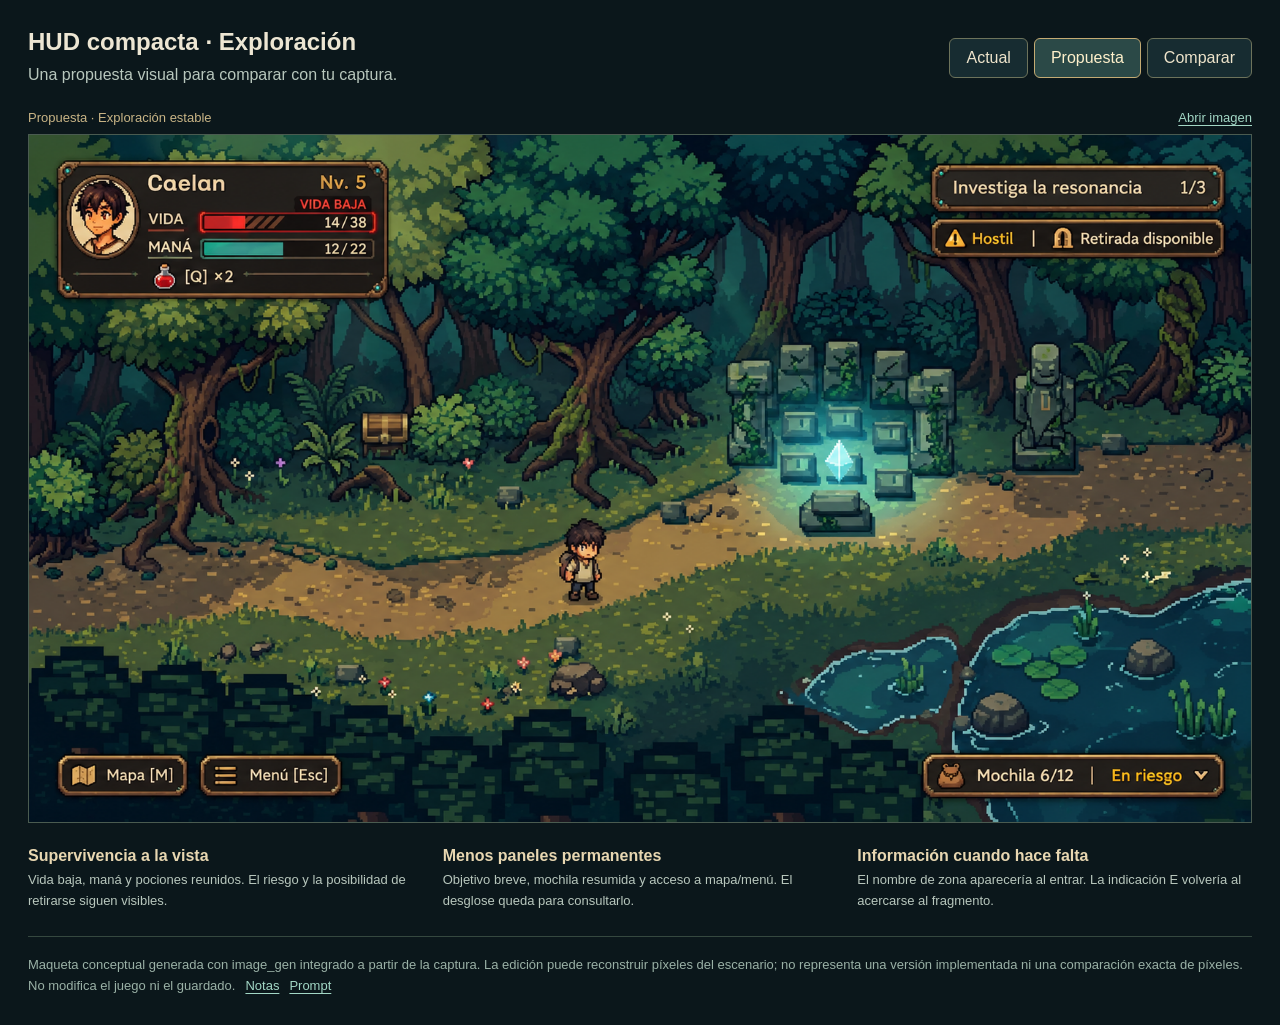
<file: muestras/hud-compacta-2026-11-16/index.html>
<!doctype html>
<html lang="es"><head><meta charset="utf-8"><meta name="viewport" content="width=device-width,initial-scale=1"><title>HUD compacta · Comparación</title>
<link rel="icon" href="data:,">
<style>
:root{color-scheme:dark;font-family:'Segoe UI',sans-serif;background:#0b171b;color:#ede6d3}*{box-sizing:border-box}body{margin:0;padding:28px}main{max-width:1440px;margin:auto}header{display:flex;align-items:center;justify-content:space-between;gap:24px;flex-wrap:wrap;margin-bottom:22px}h1{font-size:24px;font-weight:600;margin:0 0 6px}p{margin:0;color:#b8c7bd;line-height:1.6}.controls{display:flex;gap:6px;flex-wrap:wrap}button{font:inherit;border:1px solid #6d735b;background:#172c31;color:#eee4cb;padding:10px 16px;cursor:pointer;border-radius:6px}button[aria-pressed=true]{background:#2b4947;border-color:#c4ab73;color:#fff1cb}button:focus-visible,a:focus-visible{outline:3px solid #83d9c3;outline-offset:4px}.images{display:grid;grid-template-columns:1fr;gap:20px}figure{margin:0;min-width:0}figcaption{display:flex;justify-content:space-between;gap:14px;font-size:13px;margin-bottom:9px;color:#c9b586}img{width:100%;height:auto;display:block;border:1px solid #4a5b50}a{color:#a2d7c5;text-underline-offset:3px}.images[data-mode=proposal] .original,.images[data-mode=original] .proposal{display:none}.images[data-mode=compare]{grid-template-columns:1fr 1fr}.notes{display:grid;grid-template-columns:repeat(3,1fr);gap:20px;margin-top:24px}.notes strong{display:block;color:#e8d7b1;margin-bottom:5px}.notes p,footer{font-size:13px}footer{margin-top:24px;padding-top:18px;border-top:1px solid #35483f;color:#9ab1a6;line-height:1.6}footer a{margin-left:10px}@media(max-width:800px){body{padding:16px}.images[data-mode=compare],.notes{grid-template-columns:1fr}.controls{width:100%}h1{font-size:21px}}
</style></head><body><main>
<header><div><h1>HUD compacta · Exploración</h1><p>Una propuesta visual para comparar con tu captura.</p></div><div class="controls" role="group" aria-label="Vista de la comparación"><button data-mode="original" aria-pressed="false">Actual</button><button data-mode="proposal" aria-pressed="true">Propuesta</button><button data-mode="compare" aria-pressed="false">Comparar</button></div></header>
<section class="images" data-mode="proposal" aria-label="Capturas de HUD"><figure class="original"><figcaption><span>Tu captura original</span><a href="original.png">Abrir imagen</a></figcaption><a href="original.png" aria-label="Abrir captura original"><img src="original.png" alt="HUD original con avisos de zona, direcciones, pociones y mochila detallada."></a></figure><figure class="proposal"><figcaption><span>Propuesta · Exploración estable</span><a href="propuesta.png">Abrir imagen</a></figcaption><a href="propuesta.png" aria-label="Abrir propuesta compacta"><img src="propuesta.png" alt="HUD compacta con salud, maná y pociones agrupados; objetivo breve, hostilidad, retirada y mochila resumidos."></a></figure></section>
<section class="notes" aria-label="Qué cambia"><div><strong>Supervivencia a la vista</strong><p>Vida baja, maná y pociones reunidos. El riesgo y la posibilidad de retirarse siguen visibles.</p></div><div><strong>Menos paneles permanentes</strong><p>Objetivo breve, mochila resumida y acceso a mapa/menú. El desglose queda para consultarlo.</p></div><div><strong>Información cuando hace falta</strong><p>El nombre de zona aparecería al entrar. La indicación E volvería al acercarse al fragmento.</p></div></section>
<footer>Maqueta conceptual generada con image_gen integrado a partir de la captura. La edición puede reconstruir píxeles del escenario; no representa una versión implementada ni una comparación exacta de píxeles. No modifica el juego ni el guardado.<a href="LEEME.md">Notas</a><a href="PROMPT.txt">Prompt</a></footer>
</main><script>document.querySelectorAll('button[data-mode]').forEach(b=>b.addEventListener('click',()=>{document.querySelector('.images').dataset.mode=b.dataset.mode;document.querySelectorAll('button[data-mode]').forEach(other=>other.setAttribute('aria-pressed',String(other===b)));}));</script></body></html>
</file>
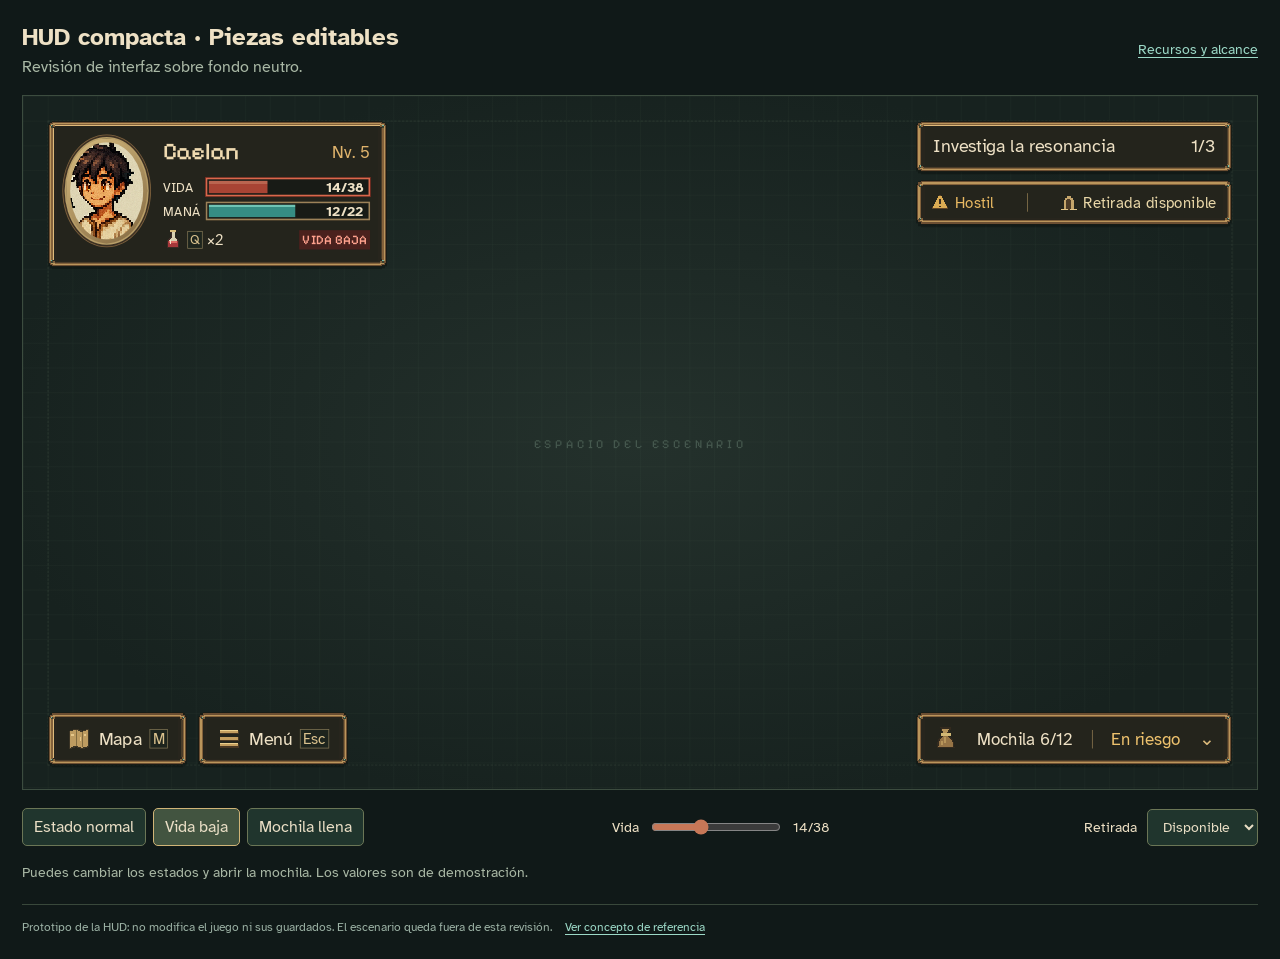
<file: muestras/hud-compacta-editable/index.html>
<!doctype html>
<html lang="es"><head><meta charset="utf-8"><meta name="viewport" content="width=device-width,initial-scale=1"><title>HUD compacta · Piezas editables</title><link rel="icon" href="data:,"><link rel="stylesheet" href="hud.css"></head><body>
<main><header class="review-heading"><div><h1>HUD compacta · Piezas editables</h1><p>Revisión de interfaz sobre fondo neutro.</p></div><a href="LEEME.md">Recursos y alcance</a></header>
<section class="viewport" aria-label="Vista de la HUD"><div class="hud" id="hud">
  <div class="safe-space" aria-hidden="true"><span>ESPACIO DEL ESCENARIO</span></div>
  <section class="hero panel" aria-label="Estado de Caelan">
    <div class="portrait"><div role="img" aria-label="Retrato original de Caelan"></div></div>
    <div class="hero-data"><div class="identity"><strong>Caelan</strong><span>Nv. 5</span></div>
    <div class="meter-row"><span>VIDA</span><div class="track health" role="meter" aria-label="Vida" aria-valuemin="0" aria-valuemax="38" aria-valuenow="14"><i id="health-fill"></i><b id="health-value">14/38</b></div></div>
    <div class="meter-row"><span>MANÁ</span><div class="track mana" role="meter" aria-label="Maná" aria-valuemin="0" aria-valuemax="22" aria-valuenow="12"><i id="mana-fill"></i><b id="mana-value">12/22</b></div></div>
    <div class="hero-footer"><button class="potion" id="potion" aria-label="Seleccionar poción de ejemplo"><img src="assets/potion.svg" alt=""><kbd>Q</kbd> ×2</button><span class="low-health" id="low-health">VIDA BAJA</span></div></div>
  </section>
  <section class="objective panel" aria-label="Objetivo seguido"><span>Investiga la resonancia</span><b>1/3</b></section>
  <section class="zone-state panel" aria-label="Estado de zona y retirada"><span class="hostile"><img src="assets/warning.svg" alt="">Hostil</span><i></i><span class="retreat" id="retreat"><img src="assets/door.svg" alt=""><span>Retirada disponible</span></span></section>
  <nav class="navigation" aria-label="Accesos principales"><button class="panel" id="map"><img src="assets/map.svg" alt="">Mapa <kbd>M</kbd></button><button class="panel" id="menu"><img src="assets/menu.svg" alt="">Menú <kbd>Esc</kbd></button></nav>
  <button class="bag panel" id="bag" aria-expanded="false" aria-controls="bag-details"><img src="assets/bag.svg" alt=""><span>Mochila <b id="bag-value">6/12</b></span><i></i><span class="risk" id="risk">En riesgo</span><span class="chevron" aria-hidden="true">⌄</span></button>
  <section class="bag-details panel" id="bag-details" aria-label="Detalle de mochila" hidden><h2>Materiales transportados</h2><p>Madera · Mineral · Cristal</p><p class="loss">Se pierden si caes.</p></section>
</div></section>
<section class="inspector" aria-label="Controles de la muestra"><div class="presets" role="group" aria-label="Estados de prueba"><button data-preset="normal" aria-pressed="false">Estado normal</button><button data-preset="low" aria-pressed="true">Vida baja</button><button data-preset="full" aria-pressed="false">Mochila llena</button></div><label class="health-control">Vida <input id="health-control" type="range" min="0" max="38" value="14"><output id="health-output">14/38</output></label><label class="retreat-control">Retirada <select id="retreat-control"><option value="available">Disponible</option><option value="blocked">Bloqueada</option></select></label></section>
<p class="demo-message" id="demo-message" role="status">Puedes cambiar los estados y abrir la mochila. Los valores son de demostración.</p>
<footer>Prototipo de la HUD: no modifica el juego ni sus guardados. El escenario queda fuera de esta revisión. <a href="referencia.png">Ver concepto de referencia</a></footer>
</main><script src="hud.js"></script></body></html>
</file>
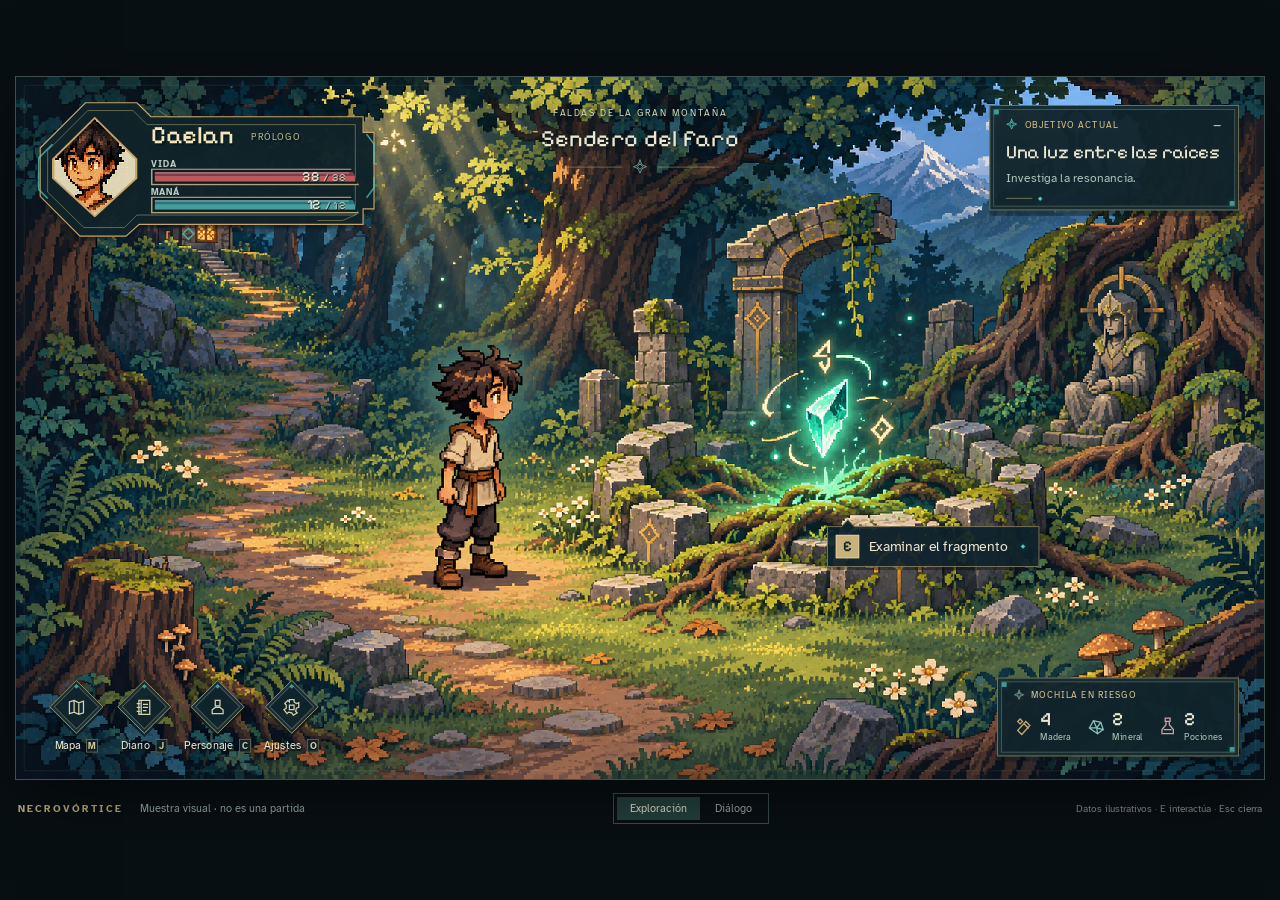
<file: muestras/necrovortice-v1/index.html>
<!doctype html>
<html lang="es">
<head>
  <meta charset="utf-8">
  <meta name="viewport" content="width=device-width,initial-scale=1">
  <title>Caelan · Muestra del Necrovórtice</title>
  <link rel="icon" href="assets/core.svg" type="image/svg+xml">
  <link rel="stylesheet" href="style.css">
</head>
<body>
<svg class="icon-library" aria-hidden="true" xmlns="http://www.w3.org/2000/svg">
  <symbol id="i-map" viewBox="0 0 24 24"><path d="M3 5 9 3l6 3 6-2v15l-6 2-6-3-6 2V5ZM9 3v15m6-12v15"/></symbol>
  <symbol id="i-journal" viewBox="0 0 24 24"><path d="M5 3h14v18H5V3ZM8 3v18m3-13h5m-5 4h5m-5 4h3M3 7h3m-3 5h3m-3 5h3"/></symbol>
  <symbol id="i-person" viewBox="0 0 24 24"><path d="M9 3h6v7H9V3Zm-4 17v-5l4-3h6l4 3v5H5Z"/></symbol>
  <symbol id="i-settings" viewBox="0 0 24 24"><path d="m9 2 6 0v3l3 2 3-1v6l-3 1-1 4 2 2-5 3-2-3-4-1-2 2-4-5 3-2V9L3 7l4-4 2 2V2Z"/><path d="M9 9h6v6H9Z"/></symbol>
  <symbol id="i-wood" viewBox="0 0 24 24"><path d="m5 17 10-11 5 5L10 22l-5-5ZM5 17l5 5m3-13 5 5M5 6l3-3 3 3-3 3-3-3Z"/></symbol>
  <symbol id="i-ore" viewBox="0 0 24 24"><path d="m4 14 5-9 9 2 3 9-7 5-10-7Zm5-9 4 9 5-7m-5 7 1 7m-1-7-9 0m9 0 8 2"/></symbol>
  <symbol id="i-potion" viewBox="0 0 24 24"><path d="M9 2h6v4h-1v4l5 6v5H5v-5l5-6V6H9V2Zm-1 14h8m-6-10h4"/></symbol>
  <symbol id="i-core" viewBox="0 0 24 24"><path d="m12 2 3 7 7 3-7 3-3 7-3-7-7-3 7-3 3-7Z"/><path d="m12 8 4 4-4 4-4-4 4-4Z"/></symbol>
</svg>
<main class="presentation">
  <section class="frame" aria-label="Muestra visual del Sendero del faro">
    <img class="scene" src="assets/scene.png" alt="Caelan explora un sendero del bosque iluminado por la energía turquesa de un fragmento del faro.">
    <div class="stage" id="stage">
      <div class="screen-edge" aria-hidden="true"></div>
      <section class="hero-hud" aria-label="Estado de Caelan">
        <svg class="hero-ornament" viewBox="0 0 440 185" aria-hidden="true"><path class="gold-line" d="M6 66 64 8h66l18 18h272v20h14v98h-14v20H133l-17 15H57L6 128Z"/><path class="fine-line" d="M16 69 67 18h58l18 18h267v116H130l-16 16H62l-46-45Z"/><path class="teal-line" d="M15 130 4 119V79l17-17M425 49l9 12v25M425 129l9-12v-13"/><path class="fine-line" d="m158 18 12 8h42m150 133h32l18-8"/><path class="teal-line" d="m189 176 7-7 7 7-7 7-7-7Z"/></svg>
        <div class="portrait-frame"><div class="portrait-art" role="img" aria-label="Retrato de Caelan"></div></div>
        <div class="hero-stats">
          <div class="hero-name">Caelan <span>PRÓLOGO</span></div>
          <div class="meter-line"><span class="meter-label">VIDA</span><span class="meter-value">38 <small>/ 38</small></span><div class="meter-track health" role="meter" aria-label="Vida" aria-valuenow="38" aria-valuemin="0" aria-valuemax="38"><i></i></div></div>
          <div class="meter-line"><span class="meter-label">MANÁ</span><span class="meter-value">12 <small>/ 12</small></span><div class="meter-track mana" role="meter" aria-label="Maná" aria-valuenow="12" aria-valuemin="0" aria-valuemax="12"><i></i></div></div>
        </div>
      </section>

      <div class="location"><span class="location-act">FALDAS DE LA GRAN MONTAÑA</span><strong>Sendero del faro</strong><div class="location-line"><i></i><svg><use href="#i-core"/></svg><i></i></div></div>

      <section class="quest panel" aria-label="Objetivo actual">
        <button class="quest-toggle" id="quest-toggle" aria-expanded="true" aria-controls="quest-body"><span><svg><use href="#i-core"/></svg> OBJETIVO ACTUAL</span><b aria-hidden="true">−</b></button>
        <div class="quest-body" id="quest-body"><h1>Una luz entre las raíces</h1><p>Investiga la resonancia.</p><div class="quest-rule"><span></span><i></i></div></div>
      </section>

      <button class="world-prompt" id="inspect"><kbd>E</kbd><span>Examinar el fragmento</span><i aria-hidden="true"></i></button>

      <nav class="quick-access" aria-label="Accesos de exploración">
        <button data-panel="map"><span class="diamond"><svg><use href="#i-map"/></svg></span><span class="nav-label">Mapa <kbd>M</kbd></span></button>
        <button data-panel="journal"><span class="diamond"><svg><use href="#i-journal"/></svg></span><span class="nav-label">Diario <kbd>J</kbd></span></button>
        <button data-panel="character"><span class="diamond"><svg><use href="#i-person"/></svg></span><span class="nav-label">Personaje <kbd>C</kbd></span></button>
        <button data-panel="settings"><span class="diamond"><svg><use href="#i-settings"/></svg></span><span class="nav-label">Ajustes <kbd>O</kbd></span></button>
      </nav>

      <section class="pack panel" aria-label="Mochila en riesgo">
        <div class="pack-title"><svg><use href="#i-core"/></svg> MOCHILA EN RIESGO</div>
        <div class="pack-items"><span><svg class="wood"><use href="#i-wood"/></svg><b>4</b><small>Madera</small></span><span><svg class="ore"><use href="#i-ore"/></svg><b>2</b><small>Mineral</small></span><span><svg class="potion"><use href="#i-potion"/></svg><b>2</b><small>Pociones</small></span></div>
      </section>

      <section class="dialogue panel" id="dialogue" aria-label="Diálogo de Caelan" hidden>
        <svg class="dialogue-ornament" viewBox="0 0 1120 250" preserveAspectRatio="none" aria-hidden="true"><path class="gold-line" d="M1 43h14V18h30V4h1040v14h20v25h14v164h-14v25h-30v14H45v-14H15v-25H1Z"/><path class="fine-line" d="M25 58V28h38m995 0h38v30m0 134v31h-38m-995 0H25v-31"/><path class="teal-line" d="m3 62 13 14v44M1116 153l-13 14v39"/></svg>
        <div class="dialogue-portrait"><div class="portrait-art" role="img" aria-label="Caelan, pensativo"></div><span class="portrait-ring" aria-hidden="true"></span></div>
        <span class="speaker-name">CAELAN</span>
        <p>¿Por qué siento que esta luz me conoce?</p>
        <button class="continue" id="continue">Continuar <kbd>E</kbd><span aria-hidden="true">›</span></button>
      </section>

      <div class="panel-backdrop" id="panel-backdrop" aria-hidden="true" hidden></div>
      <section class="mini-panel panel" id="mini-panel" role="dialog" aria-modal="true" aria-labelledby="panel-heading" hidden>
        <header><h2 id="panel-heading"></h2><button class="close" id="close-panel" aria-label="Cerrar panel">×</button></header>
        <div id="panel-content"></div>
        <footer><span>Vista de diseño</span><button class="text-button" id="return">Volver <kbd>Esc</kbd></button></footer>
      </section>
    </div>
  </section>
  <footer class="review-bar">
    <div><strong>NECROVÓRTICE</strong><span>Muestra visual · no es una partida</span></div>
    <div class="view-switch" role="group" aria-label="Cambiar vista"><button id="view-explore" aria-pressed="true">Exploración</button><button id="view-dialogue" aria-pressed="false">Diálogo</button></div>
    <p>Datos ilustrativos · E interactúa · Esc cierra</p>
  </footer>
</main>
<script src="ui.js"></script>
</body>
</html>
</file>
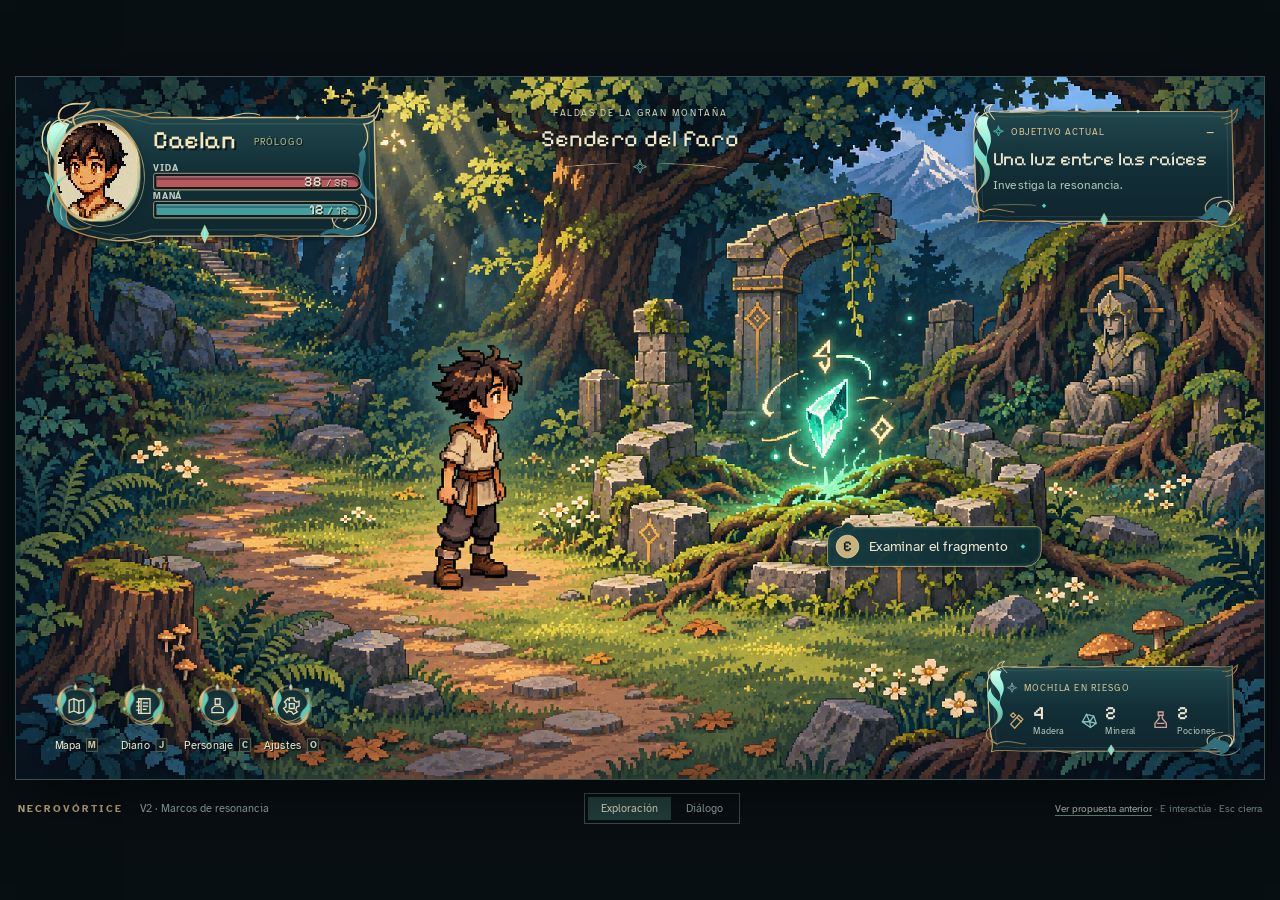
<file: muestras/necrovortice-v2/index.html>
<!doctype html>
<html lang="es">
<head>
  <meta charset="utf-8">
  <meta name="viewport" content="width=device-width,initial-scale=1">
  <title>Caelan · Necrovórtice · Marcos de resonancia</title>
  <link rel="icon" href="assets/core.svg" type="image/svg+xml">
  <link rel="stylesheet" href="style.css">
  <link rel="stylesheet" href="ornaments.css">
</head>
<body>
<svg class="icon-library" aria-hidden="true" xmlns="http://www.w3.org/2000/svg">
  <symbol id="i-map" viewBox="0 0 24 24"><path d="M3 5 9 3l6 3 6-2v15l-6 2-6-3-6 2V5ZM9 3v15m6-12v15"/></symbol>
  <symbol id="i-journal" viewBox="0 0 24 24"><path d="M5 3h14v18H5V3ZM8 3v18m3-13h5m-5 4h5m-5 4h3M3 7h3m-3 5h3m-3 5h3"/></symbol>
  <symbol id="i-person" viewBox="0 0 24 24"><path d="M9 3h6v7H9V3Zm-4 17v-5l4-3h6l4 3v5H5Z"/></symbol>
  <symbol id="i-settings" viewBox="0 0 24 24"><path d="m9 2 6 0v3l3 2 3-1v6l-3 1-1 4 2 2-5 3-2-3-4-1-2 2-4-5 3-2V9L3 7l4-4 2 2V2Z"/><path d="M9 9h6v6H9Z"/></symbol>
  <symbol id="i-wood" viewBox="0 0 24 24"><path d="m5 17 10-11 5 5L10 22l-5-5ZM5 17l5 5m3-13 5 5M5 6l3-3 3 3-3 3-3-3Z"/></symbol>
  <symbol id="i-ore" viewBox="0 0 24 24"><path d="m4 14 5-9 9 2 3 9-7 5-10-7Zm5-9 4 9 5-7m-5 7 1 7m-1-7-9 0m9 0 8 2"/></symbol>
  <symbol id="i-potion" viewBox="0 0 24 24"><path d="M9 2h6v4h-1v4l5 6v5H5v-5l5-6V6H9V2Zm-1 14h8m-6-10h4"/></symbol>
  <symbol id="i-core" viewBox="0 0 24 24"><path d="m12 2 3 7 7 3-7 3-3 7-3-7-7-3 7-3 3-7Z"/><path d="m12 8 4 4-4 4-4-4 4-4Z"/></symbol>
</svg>
<main class="presentation">
  <section class="frame" aria-label="Muestra visual del Sendero del faro">
    <img class="scene" src="assets/scene.png" alt="Caelan explora un sendero del bosque iluminado por la energía turquesa de un fragmento del faro.">
    <div class="stage" id="stage">
      <div class="screen-edge" aria-hidden="true"></div>
      <section class="hero-hud" aria-label="Estado de Caelan">
        <img class="hero-ornament" src="assets/frame-hero.svg" alt="" aria-hidden="true">
        <div class="portrait-frame"><div class="portrait-art" role="img" aria-label="Retrato de Caelan"></div></div>
        <div class="hero-stats">
          <div class="hero-name">Caelan <span>PRÓLOGO</span></div>
          <div class="meter-line"><span class="meter-label">VIDA</span><span class="meter-value">38 <small>/ 38</small></span><div class="meter-track health" role="meter" aria-label="Vida" aria-valuenow="38" aria-valuemin="0" aria-valuemax="38"><i></i></div></div>
          <div class="meter-line"><span class="meter-label">MANÁ</span><span class="meter-value">12 <small>/ 12</small></span><div class="meter-track mana" role="meter" aria-label="Maná" aria-valuenow="12" aria-valuemin="0" aria-valuemax="12"><i></i></div></div>
        </div>
      </section>

      <div class="location"><span class="location-act">FALDAS DE LA GRAN MONTAÑA</span><strong>Sendero del faro</strong><div class="location-line"><i></i><svg><use href="#i-core"/></svg><i></i></div></div>

      <section class="quest panel" aria-label="Objetivo actual">
        <button class="quest-toggle" id="quest-toggle" aria-expanded="true" aria-controls="quest-body"><span><svg><use href="#i-core"/></svg> OBJETIVO ACTUAL</span><b aria-hidden="true">−</b></button>
        <div class="quest-body" id="quest-body"><h1>Una luz entre las raíces</h1><p>Investiga la resonancia.</p><div class="quest-rule"><span></span><i></i></div></div>
      </section>

      <button class="world-prompt" id="inspect"><kbd>E</kbd><span>Examinar el fragmento</span><i aria-hidden="true"></i></button>

      <nav class="quick-access" aria-label="Accesos de exploración">
        <button data-panel="map"><span class="diamond"><svg><use href="#i-map"/></svg></span><span class="nav-label">Mapa <kbd>M</kbd></span></button>
        <button data-panel="journal"><span class="diamond"><svg><use href="#i-journal"/></svg></span><span class="nav-label">Diario <kbd>J</kbd></span></button>
        <button data-panel="character"><span class="diamond"><svg><use href="#i-person"/></svg></span><span class="nav-label">Personaje <kbd>C</kbd></span></button>
        <button data-panel="settings"><span class="diamond"><svg><use href="#i-settings"/></svg></span><span class="nav-label">Ajustes <kbd>O</kbd></span></button>
      </nav>

      <section class="pack panel" aria-label="Mochila en riesgo">
        <div class="pack-title"><svg><use href="#i-core"/></svg> MOCHILA EN RIESGO</div>
        <div class="pack-items"><span><svg class="wood"><use href="#i-wood"/></svg><b>4</b><small>Madera</small></span><span><svg class="ore"><use href="#i-ore"/></svg><b>2</b><small>Mineral</small></span><span><svg class="potion"><use href="#i-potion"/></svg><b>2</b><small>Pociones</small></span></div>
      </section>

      <section class="dialogue panel" id="dialogue" aria-label="Diálogo de Caelan" hidden>
        <img class="dialogue-ornament" src="assets/frame-dialogue.svg" alt="" aria-hidden="true">
        <div class="dialogue-portrait"><div class="portrait-art" role="img" aria-label="Caelan, pensativo"></div><span class="portrait-ring" aria-hidden="true"></span></div>
        <span class="speaker-name">CAELAN</span>
        <p>¿Por qué siento que esta luz me conoce?</p>
        <button class="continue" id="continue">Continuar <kbd>E</kbd><span aria-hidden="true">›</span></button>
      </section>

      <div class="panel-backdrop" id="panel-backdrop" aria-hidden="true" hidden></div>
      <section class="mini-panel panel" id="mini-panel" role="dialog" aria-modal="true" aria-labelledby="panel-heading" hidden>
        <header><h2 id="panel-heading"></h2><button class="close" id="close-panel" aria-label="Cerrar panel">×</button></header>
        <div id="panel-content"></div>
        <footer><span>Vista de diseño</span><button class="text-button" id="return">Volver <kbd>Esc</kbd></button></footer>
      </section>
    </div>
  </section>
  <footer class="review-bar">
    <div><strong>NECROVÓRTICE</strong><span>V2 · Marcos de resonancia</span></div>
    <div class="view-switch" role="group" aria-label="Cambiar vista"><button id="view-explore" aria-pressed="true">Exploración</button><button id="view-dialogue" aria-pressed="false">Diálogo</button></div>
    <p><a href="../necrovortice-v1/index.html">Ver propuesta anterior</a> · E interactúa · Esc cierra</p>
  </footer>
</main>
<script src="ui.js"></script>
</body>
</html>
</file>
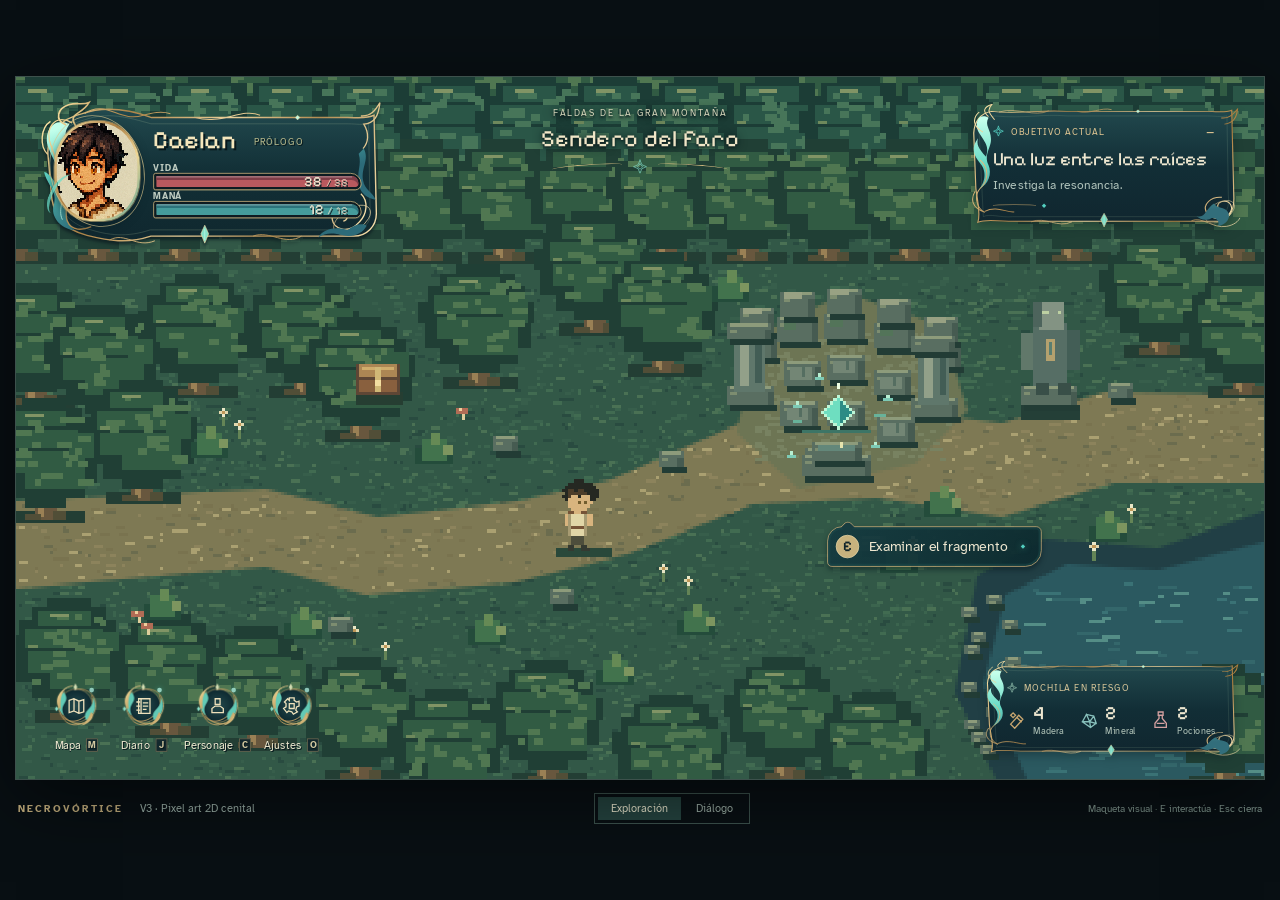
<file: muestras/necrovortice-v3-2d/index.html>
<!doctype html>
<html lang="es">
<head>
  <meta charset="utf-8">
  <meta name="viewport" content="width=device-width,initial-scale=1">
  <title>Caelan · Necrovórtice · Muestra 2D cenital</title>
  <link rel="icon" href="assets/core.svg" type="image/svg+xml">
  <link rel="stylesheet" href="style.css">
  <link rel="stylesheet" href="ornaments.css">
</head>
<body>
<svg class="icon-library" aria-hidden="true" xmlns="http://www.w3.org/2000/svg">
  <symbol id="i-map" viewBox="0 0 24 24"><path d="M3 5 9 3l6 3 6-2v15l-6 2-6-3-6 2V5ZM9 3v15m6-12v15"/></symbol>
  <symbol id="i-journal" viewBox="0 0 24 24"><path d="M5 3h14v18H5V3ZM8 3v18m3-13h5m-5 4h5m-5 4h3M3 7h3m-3 5h3m-3 5h3"/></symbol>
  <symbol id="i-person" viewBox="0 0 24 24"><path d="M9 3h6v7H9V3Zm-4 17v-5l4-3h6l4 3v5H5Z"/></symbol>
  <symbol id="i-settings" viewBox="0 0 24 24"><path d="m9 2 6 0v3l3 2 3-1v6l-3 1-1 4 2 2-5 3-2-3-4-1-2 2-4-5 3-2V9L3 7l4-4 2 2V2Z"/><path d="M9 9h6v6H9Z"/></symbol>
  <symbol id="i-wood" viewBox="0 0 24 24"><path d="m5 17 10-11 5 5L10 22l-5-5ZM5 17l5 5m3-13 5 5M5 6l3-3 3 3-3 3-3-3Z"/></symbol>
  <symbol id="i-ore" viewBox="0 0 24 24"><path d="m4 14 5-9 9 2 3 9-7 5-10-7Zm5-9 4 9 5-7m-5 7 1 7m-1-7-9 0m9 0 8 2"/></symbol>
  <symbol id="i-potion" viewBox="0 0 24 24"><path d="M9 2h6v4h-1v4l5 6v5H5v-5l5-6V6H9V2Zm-1 14h8m-6-10h4"/></symbol>
  <symbol id="i-core" viewBox="0 0 24 24"><path d="m12 2 3 7 7 3-7 3-3 7-3-7-7-3 7-3 3-7Z"/><path d="m12 8 4 4-4 4-4-4 4-4Z"/></symbol>
</svg>
<main class="presentation">
  <section class="frame" aria-label="Muestra visual del Sendero del faro">
    <canvas class="scene" id="pixel-world" width="400" height="225" role="img" aria-label="Muestra cenital 2D: Caelan en un sendero de pixel art, frente a un fragmento turquesa entre ruinas."></canvas>
    <div class="stage" id="stage">
      <div class="screen-edge" aria-hidden="true"></div>
      <section class="hero-hud" aria-label="Estado de Caelan">
        <img class="hero-ornament" src="assets/frame-hero.svg" alt="" aria-hidden="true">
        <div class="portrait-frame"><div class="portrait-art" role="img" aria-label="Retrato de Caelan"></div></div>
        <div class="hero-stats">
          <div class="hero-name">Caelan <span>PRÓLOGO</span></div>
          <div class="meter-line"><span class="meter-label">VIDA</span><span class="meter-value">38 <small>/ 38</small></span><div class="meter-track health" role="meter" aria-label="Vida" aria-valuenow="38" aria-valuemin="0" aria-valuemax="38"><i></i></div></div>
          <div class="meter-line"><span class="meter-label">MANÁ</span><span class="meter-value">12 <small>/ 12</small></span><div class="meter-track mana" role="meter" aria-label="Maná" aria-valuenow="12" aria-valuemin="0" aria-valuemax="12"><i></i></div></div>
        </div>
      </section>

      <div class="location"><span class="location-act">FALDAS DE LA GRAN MONTAÑA</span><strong>Sendero del faro</strong><div class="location-line"><i></i><svg><use href="#i-core"/></svg><i></i></div></div>

      <section class="quest panel" aria-label="Objetivo actual">
        <button class="quest-toggle" id="quest-toggle" aria-expanded="true" aria-controls="quest-body"><span><svg><use href="#i-core"/></svg> OBJETIVO ACTUAL</span><b aria-hidden="true">−</b></button>
        <div class="quest-body" id="quest-body"><h1>Una luz entre las raíces</h1><p>Investiga la resonancia.</p><div class="quest-rule"><span></span><i></i></div></div>
      </section>

      <button class="world-prompt" id="inspect"><kbd>E</kbd><span>Examinar el fragmento</span><i aria-hidden="true"></i></button>

      <nav class="quick-access" aria-label="Accesos de exploración">
        <button data-panel="map"><span class="diamond"><svg><use href="#i-map"/></svg></span><span class="nav-label">Mapa <kbd>M</kbd></span></button>
        <button data-panel="journal"><span class="diamond"><svg><use href="#i-journal"/></svg></span><span class="nav-label">Diario <kbd>J</kbd></span></button>
        <button data-panel="character"><span class="diamond"><svg><use href="#i-person"/></svg></span><span class="nav-label">Personaje <kbd>C</kbd></span></button>
        <button data-panel="settings"><span class="diamond"><svg><use href="#i-settings"/></svg></span><span class="nav-label">Ajustes <kbd>O</kbd></span></button>
      </nav>

      <section class="pack panel" aria-label="Mochila en riesgo">
        <div class="pack-title"><svg><use href="#i-core"/></svg> MOCHILA EN RIESGO</div>
        <div class="pack-items"><span><svg class="wood"><use href="#i-wood"/></svg><b>4</b><small>Madera</small></span><span><svg class="ore"><use href="#i-ore"/></svg><b>2</b><small>Mineral</small></span><span><svg class="potion"><use href="#i-potion"/></svg><b>2</b><small>Pociones</small></span></div>
      </section>

      <section class="dialogue panel" id="dialogue" aria-label="Diálogo de Caelan" hidden>
        <img class="dialogue-ornament" src="assets/frame-dialogue.svg" alt="" aria-hidden="true">
        <div class="dialogue-portrait"><div class="portrait-art" role="img" aria-label="Caelan, pensativo"></div><span class="portrait-ring" aria-hidden="true"></span></div>
        <span class="speaker-name">CAELAN</span>
        <p>¿Por qué siento que esta luz me conoce?</p>
        <button class="continue" id="continue">Continuar <kbd>E</kbd><span aria-hidden="true">›</span></button>
      </section>

      <div class="panel-backdrop" id="panel-backdrop" aria-hidden="true" hidden></div>
      <section class="mini-panel panel" id="mini-panel" role="dialog" aria-modal="true" aria-labelledby="panel-heading" hidden>
        <header><h2 id="panel-heading"></h2><button class="close" id="close-panel" aria-label="Cerrar panel">×</button></header>
        <div id="panel-content"></div>
        <footer><span>Vista de diseño</span><button class="text-button" id="return">Volver <kbd>Esc</kbd></button></footer>
      </section>
    </div>
  </section>
  <footer class="review-bar">
    <div><strong>NECROVÓRTICE</strong><span>V3 · Pixel art 2D cenital</span></div>
    <div class="view-switch" role="group" aria-label="Cambiar vista"><button id="view-explore" aria-pressed="true">Exploración</button><button id="view-dialogue" aria-pressed="false">Diálogo</button></div>
    <p>Maqueta visual · E interactúa · Esc cierra</p>
  </footer>
</main>
<script src="pixel-world.js"></script>
<script src="ui.js"></script>
</body>
</html>
</file>
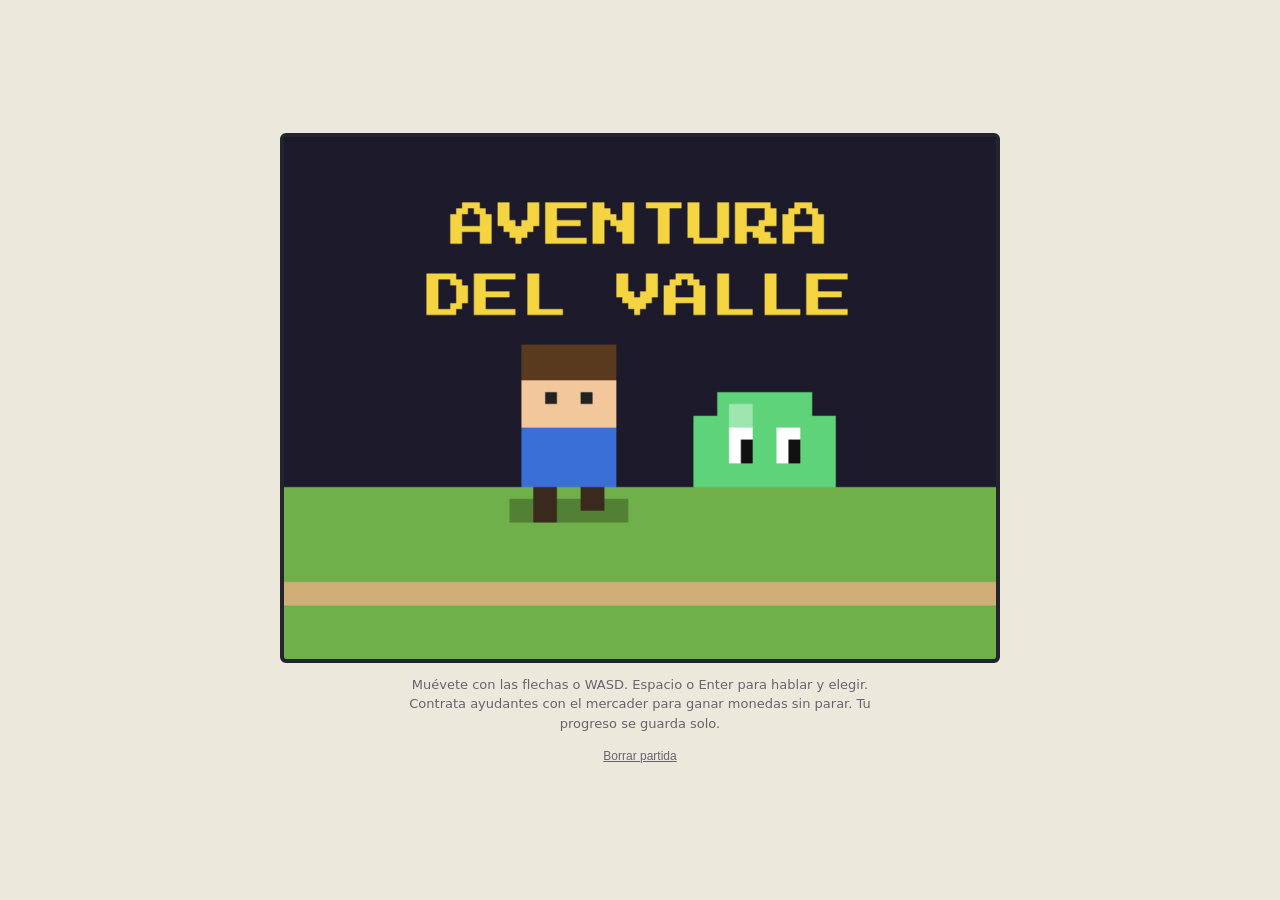
<file: referencias/prototipo-original.html>
<!doctype html>
<html lang="es">
<head>
<meta charset="utf-8">
<meta name="viewport" content="width=device-width, initial-scale=1, viewport-fit=cover">
<title>Aventura del Valle: Incremental</title>
<link rel="stylesheet" href="https://fonts.googleapis.com/css2?family=Press+Start+2P&display=swap">
<style>
:root{--bg:#ece8dc;--ink:#25232d;--mute:#66646e;--btn:#d9d4c4;color-scheme:light;box-sizing:border-box;padding-top:env(safe-area-inset-top,0px);padding-bottom:env(safe-area-inset-bottom,0px)}
@media(prefers-color-scheme:dark){:root:not([data-theme="light"]){--bg:#15141b;--ink:#ecebf2;--mute:#9b99a8;--btn:#2d2a3a;color-scheme:dark}}
:root[data-theme="dark"]{--bg:#15141b;--ink:#ecebf2;--mute:#9b99a8;--btn:#2d2a3a;color-scheme:dark}
html,body{height:100%;margin:0}
body{background:var(--bg);color:var(--ink);font:15px/1.5 system-ui,sans-serif;display:flex;flex-direction:column;align-items:center;justify-content:center;gap:12px;padding:12px;box-sizing:border-box}
canvas{width:712px;max-width:calc(100% - 8px);height:auto;border:4px solid var(--ink);border-radius:6px;background:#000;touch-action:none;display:block}
.hint{margin:0;color:var(--mute);font-size:13px;text-align:center;max-width:60ch}
#pad{display:none;width:100%;max-width:360px;justify-content:space-between;align-items:center}
@media(hover:none){#pad{display:flex}}
.dp{display:grid;grid-template:repeat(3,52px)/repeat(3,52px);gap:2px}
button{background:var(--btn);color:var(--ink);border:2px solid var(--ink);border-radius:10px;font-size:18px;touch-action:none;user-select:none;-webkit-user-select:none;-webkit-touch-callout:none}
button:focus-visible{outline:3px solid var(--ink);outline-offset:2px}
.foot{background:none;border:none;color:var(--mute);font-size:12px;text-decoration:underline;padding:4px;cursor:pointer}.u{grid-area:1/2}.l{grid-area:2/1}.r{grid-area:2/3}.d{grid-area:3/2}
.ok{width:76px;height:76px;border-radius:50%;font:700 22px system-ui}
</style>
</head>
<body>
<canvas id="c" width="480" height="352" role="img" aria-label="Juego de rol Aventura del Valle"></canvas>
<p class="hint">Muévete con las flechas o WASD. Espacio o Enter para hablar y elegir. Contrata ayudantes con el mercader para ganar monedas sin parar. Tu progreso se guarda solo.</p>
<button class="foot" id="wipe" type="button">Borrar partida</button>
<div id="pad">
  <div class="dp">
    <button class="u" data-k="u" aria-label="Arriba">▲</button>
    <button class="l" data-k="l" aria-label="Izquierda">◀</button>
    <button class="r" data-k="r" aria-label="Derecha">▶</button>
    <button class="d" data-k="d" aria-label="Abajo">▼</button>
  </div>
  <button class="ok" data-k="ok" aria-label="Aceptar">A</button>
</div>
<script>
const C=document.getElementById('c'),X=C.getContext('2d');
X.scale(2,2);
const T=16,W=48,H=33,DX=[0,1,0,-1],DY=[-1,0,1,0],F='8px "Press Start 2P",monospace';
const rn=n=>Math.floor(Math.random()*n);
let seed=11;const sr=()=>(seed=seed*16807%2147483647)/2147483647;

/* ---------- Mapa ---------- */
const map=Array.from({length:H},(_,y)=>Array.from({length:W},(_,x)=>x*y==0||x==W-1||y==H-1?'T':'.'));
const rect=(a,b,c,d,t)=>{for(let y=b;y<=d;y++)for(let x=a;x<=c;x++)map[y][x]=t};
for(let i=0;i<240;i++)map[1+(sr()*(H-2)|0)][1+(sr()*(W-2)|0)]='T';
rect(3,2,19,11,'.');
for(let y=14;y<=20;y++)for(let x=2;x<=10;x++)if(((x-6)/4.5)**2+((y-17)/3.5)**2<1)map[y][x]='~';
rect(5,3,7,4,'H');rect(12,3,14,4,'H');
rect(4,7,18,7,'p');rect(16,7,16,11,'p');rect(16,11,26,11,'p');rect(26,9,26,11,'p');
rect(22,1,30,9,'r');rect(23,2,29,8,'c');map[9][26]='c';
rect(16,11,16,17,'p');rect(11,15,15,19,'.');rect(12,17,16,17,'p');
rect(26,11,38,11,'p');rect(38,11,38,15,'p');
rect(30,16,46,31,'r');rect(31,17,45,30,'x');rect(41,24,44,28,'L');rect(32,25,34,28,'L');map[16][38]='G';
const CH=[[18,3,'.'],[4,10,'.'],[20,18,'.'],[8,27,'.'],[24,24,'.'],[40,8,'.'],[29,3,'c'],[23,7,'c'],[36,20,'x'],[44,18,'x'],[33,29,'x']];
for(const [x,y,t] of CH)map[y][x]=t;

/* ---------- Enemigos y PNJ ---------- */
const TY={slime:{n:'Slime',hp:14,a:5,d:0,xp:8,g:4,c:'#5fd37a'},bat:{n:'Murciélago',hp:12,a:7,d:1,xp:12,g:6},boss:{n:'Rey Slime',hp:70,a:11,d:2,xp:60,g:50,c:'#2fae8f'},
  wolf:{n:'Lobo',hp:22,a:8,d:1,xp:14,g:8},skel:{n:'Esqueleto',hp:30,a:10,d:2,xp:20,g:12},
  golem:{n:'Gólem',hp:60,a:14,d:5,xp:40,g:30},ghost:{n:'Fantasma',hp:40,a:17,d:3,xp:45,g:34},
  dragon:{n:'Dragón Ancestral',hp:260,a:24,d:7,xp:300,g:400}};
const BOSS={boss:1,dragon:1};
const en=[];
const mk=(type,x,y)=>en.push({type,x,y,home:[x,y],alive:1,t:1,rs:0});
const sc=(type,n,ok)=>{for(let k=0;k<n;){const x=1+rn(W-2),y=1+rn(H-2);if(ok(x,y)&&!en.some(e=>e.x==x&&e.y==y)){mk(type,x,y);k++}}};
const vil=(x,y)=>x>2&&x<21&&y>1&&y<13;
sc('slime',10,(x,y)=>map[y][x]=='.'&&!vil(x,y)&&x<24&&y<20);
sc('wolf',8,(x,y)=>map[y][x]=='.'&&!vil(x,y)&&(x>=24||y>=20)&&!(x>29&&y>15));
sc('bat',4,(x,y)=>map[y][x]=='c'&&y>3);
sc('skel',3,(x,y)=>map[y][x]=='c'&&y>4);
sc('golem',4,(x,y)=>map[y][x]=='x'&&y>20);
sc('ghost',3,(x,y)=>map[y][x]=='x'&&y>18);
mk('boss',26,3);mk('dragon',38,29);
const npcs=[{x:9,y:6,k:'elder',rb:'#7a55c9',hr:'#eeeeee'},{x:13,y:6,k:'shop',rb:'#d99a2b',hr:'#7a4a22'},{x:12,y:16,k:'hermit',rb:'#2f8a7a',hr:'#cfd8dc'}];

/* ---------- Estado ---------- */
const P={x:10,y:7,px:160,py:112,dir:2,tx:0,ty:0,mv:0,lv:1,xp:0,hp:30,mhp:30,a:6,d:2,g:15,pot:1,mp:13};
let mode='title',q=[],qi=0,after=null,sel=0,B=null,quest=0,grace=0,tm=0,shopMsg='';
const held={};
const walk=(x,y)=>'.pcx'.includes(map[y]?.[x]);
const free=(x,y,pl)=>walk(x,y)&&!npcs.some(n=>n.x==x&&n.y==y)&&!CH.some(c=>c[0]==x&&c[1]==y)&&!en.some(e=>e.alive&&e.x==x&&e.y==y)&&(pl||!((P.x==x&&P.y==y)||(P.mv&&P.tx==x&&P.ty==y)));

/* ---------- Incremental: mejoras, ayudantes, renacer y guardado ---------- */
const SUF=['','K','M','B','T','Qa','Qi'];
const fmt=n=>{if(n<1000)return n<10&&n%1?n.toFixed(1):Math.floor(n)+'';const i=Math.min(SUF.length-1,Math.floor(Math.log10(n)/3));return (n/1000**i).toFixed(2)+SUF[i]};
const KEY='aventura-valle-incremental-v1',AR=[0,0,1,8,50,300,2000];
const S={l:[0,0,0,0,0,0,0],gems:0,cyc:0,sp:0,gu:[0,0,0,0],ch:[],k:{},q:0,gate:0};
let wiped=0,welcome='',sv=0,gs=0;
const gm=()=>1+.3*S.gems,gd=()=>gm()*(1+.25*S.gu[0]),mmp=()=>10+3*P.lv,rg=()=>3+S.cyc*2;
const inc=()=>{let s=0;for(let i=2;i<7;i++)s+=AR[i]*S.l[i]*2**(S.l[i]/10|0);return s*gd()};
const SH=[
  {n:'Poción',d:'Cura 20 PV durante un combate.',c:()=>10},
  {n:'Espada',d:'+2 de ataque permanente.',c:l=>Math.ceil(25*1.35**l),i:0},
  {n:'Armadura',d:'+1 de defensa permanente.',c:l=>Math.ceil(30*1.4**l),i:1},
  {n:'Minero',d:'Reúne 1 moneda por segundo por nivel. Se duplica cada 10 niveles.',c:l=>Math.ceil(40*1.15**l),i:2},
  {n:'Herrero',d:'Reúne 8 monedas por segundo por nivel. Se duplica cada 10 niveles.',c:l=>Math.ceil(300*1.15**l),i:3},
  {n:'Cazador',d:'Reúne 50 monedas por segundo por nivel. Se duplica cada 10 niveles.',c:l=>Math.ceil(2200*1.15**l),i:4},
  {n:'Alquimista',d:'Reúne 300 monedas por segundo por nivel. Se duplica cada 10 niveles.',c:l=>Math.ceil(15000*1.15**l),i:5},
  {n:'Grifo',d:'Reúne 2000 monedas por segundo por nivel. Se duplica cada 10 niveles.',c:l=>Math.ceil(120000*1.15**l),i:6},
  {n:'Salir',d:'Volver a la aventura.'}
];
const GS=[
  {n:'Fortuna',d:'+25% de monedas por nivel.',c:l=>2+l*2,i:0},
  {n:'Vigor',d:'+10 PV máximos por nivel.',c:l=>2+l*2,i:1},
  {n:'Fuerza',d:'+1 de ataque por nivel.',c:l=>2+l*2,i:2},
  {n:'Sabiduría',d:'+25% de experiencia por nivel.',c:l=>2+l*2,i:3},
  {n:'Salir',d:'Volver a la aventura.'}
];
const save=()=>{if(wiped)return;try{localStorage.setItem(KEY,JSON.stringify({P,S,quest,t:Date.now()}))}catch(e){}};
try{
  const d=JSON.parse(localStorage.getItem(KEY));
  if(d&&d.P&&d.S){
    Object.assign(P,d.P,{x:10,y:7,px:160,py:112,mv:0,dir:2});Object.assign(S,d.S);quest=d.quest|0;S.l=[...S.l,0,0].slice(0,7);if(S.gate)map[16][38]='x';
    const sec=Math.min((Date.now()-d.t)/1000,28800);
    if(sec>30&&inc()>0){const g=inc()*sec;P.g+=g;welcome='Mientras no estabas, tus ayudantes reunieron '+fmt(g)+' monedas.'}
  }
}catch(e){}
function rebirth(){
  S.gems+=rg();S.cyc++;S.l=[0,0,0,0,0,0,0];S.q=0;S.k={};S.ch=[];S.gate=0;map[16][38]='G';quest=1;
  const mh=30+10*S.gu[1];
  Object.assign(P,{x:10,y:7,px:160,py:112,mv:0,dir:2,lv:1,xp:0,hp:mh,mhp:mh,a:6+S.gu[2],d:2,g:15,pot:1,mp:13});
  for(const e of en){e.alive=1;e.x=e.home[0];e.y=e.home[1];e.rs=0}
  mode='play';grace=2;save();
}
const hit=(k,p)=>Math.max(1,Math.floor((P.a+rn(4))*gm()*k)-(p?0:B.t.d));
const SK=[
  {n:'Golpe',lv:1,c:4,f:()=>{const m=hit(2);B.hp-=m;B.fl=.25;B.msg='Golpe fuerte: '+m+' de daño.'}},
  {n:'Curar',lv:3,c:6,f:()=>{const h=Math.ceil(P.mhp*.4);P.hp=Math.min(P.mhp,P.hp+h);B.msg='Te curas '+h+' PV.'}},
  {n:'Fuego',lv:5,c:9,f:()=>{const m=hit(3,1);B.hp-=m;B.fl=.25;B.msg='Fuego: '+m+' de daño que ignora la defensa.'}},
  {n:'Rayo',lv:8,c:15,f:()=>{const m=hit(5,1);B.hp-=m;B.fl=.25;B.msg='Rayo: '+m+' de daño que ignora la defensa.'}}
];
const Q=[
  {d:'Derrota a 5 slimes.',f:()=>S.k.slime>=5,g:40,p:1},
  {d:'Derrota a 4 lobos.',f:()=>S.k.wolf>=4,g:120,p:1},
  {d:'Derrota al Rey Slime en la cueva.',f:()=>S.gate,g:300,p:2},
  {d:'Derrota a 5 esqueletos.',f:()=>S.k.skel>=5,g:900,p:2},
  {d:'Derrota a 5 gólems en las Ruinas.',f:()=>S.k.golem>=5,g:4000,p:3},
  {d:'Derrota al Dragón Ancestral en lo profundo de las Ruinas.',f:()=>0,g:0,p:0}
];
function skel(x,y,s){X.save();X.translate(x,y);X.scale(s,s);const e='#e8e4d8';col(e,5,1,6,6);col('#111',6,3,1,2);col('#111',9,3,1,2);col(e,7,7,2,5);col(e,4,8,8,1);col(e,4,10,8,1);col(e,5,12,2,3);col(e,9,12,2,3);X.restore()}
function wolf(x,y,s){X.save();X.translate(x,y);X.scale(s,s);const g='#8a8a96';col(g,3,7,10,5);col(g,10,4,5,5);col(g,11,2,2,3);col(g,1,6,3,2);col('#6a6a76',3,12,2,3);col('#6a6a76',10,12,2,3);col('#fff',13,5,1,1);col('#111',15,6,1,1);X.restore()}
function golem(x,y,s){X.save();X.translate(x,y);X.scale(s,s);col('#7a7e90',3,4,10,9);col('#5d6070',1,6,3,6);col('#5d6070',12,6,3,6);col('#9aa0b4',5,1,6,5);col('#ffcf4a',6,3,1,1);col('#ffcf4a',9,3,1,1);col('#5d6070',4,13,3,3);col('#5d6070',9,13,3,3);X.restore()}
function ghost(x,y,s){X.save();X.translate(x,y+Math.sin(tm*3)*2);X.scale(s,s);X.globalAlpha=.85;const g='#e8eaff';col(g,4,2,8,11);col(g,3,5,10,7);col(g,3,13,2,2);col(g,7,13,2,2);col(g,11,13,2,2);col('#222',6,6,1,3);col('#222',9,6,1,3);X.restore()}
function dragon(x,y,s){X.save();X.translate(x,y);X.scale(s,s);const r='#c43a2b';col('#8f2a20',1,1,4,7);col('#8f2a20',5,0,4,4);col(r,4,5,9,7);col(r,11,3,4,4);col(r,14,4,2,2);col(r,0,10,4,2);col(r,5,12,2,3);col(r,10,12,2,3);col('#f1efe8',11,1,1,2);col('#ffd24a',13,4,1,1);X.restore()}
const SP={bat,skel,wolf,golem,ghost,dragon};
function drawE(t,x,y,s){SP[t]?SP[t](x,y,s):slime(x,y,TY[t].c,s,t=='boss')}

/* ---------- Diálogos y tienda ---------- */
function say(l,f){mode='talk';q=l;qi=0;after=f||null}
function nextLine(){if(++qi>=q.length){mode='play';const f=after;after=null;f&&f()}}
function interact(){
  const c=CH.findIndex((c,i)=>!S.ch.includes(i)&&Math.abs(c[0]-P.x)+Math.abs(c[1]-P.y)==1);
  if(c>=0){
    S.ch.push(c);const g=Math.ceil(40*1.4**S.cyc*gd()*(1+c%3*.5)),p=Math.random()<.3?1:0;P.g+=g;P.pot+=p;
    return say(['Abres un cofre: +'+fmt(g)+' monedas'+(p?' y una poción.':'.')]);
  }
  const n=npcs.find(n=>Math.abs(n.x-P.x)+Math.abs(n.y-P.y)==1);if(!n)return;
  const rest=()=>{P.hp=P.mhp;P.mp=mmp()};
  if(n.k=='shop')return say(['Mercader: ¡Mejoro tu equipo y contrato ayudantes que te dan monedas sin parar!'],()=>{gs=0;mode='shop';sel=0;shopMsg=''});
  if(n.k=='hermit')return say(['Ermitaño: Las gemas guardan el poder de tus vidas pasadas.','Ermitaño: Gástalas aquí en mejoras que nunca se pierden al renacer.'],()=>{gs=1;mode='shop';sel=0;shopMsg=''});
  if(!quest)return say(['Anciano: ¡Bienvenido, joven aventurero!','Anciano: Un Rey Slime vive en la cueva del este y asusta a todo el valle.','Anciano: Gana experiencia con los monstruos y luego derrótalo. Toma esta poción.','Anciano: El mercader contrata ayudantes que te darán monedas incluso mientras exploras.'],()=>{quest=1;P.pot++});
  const q=Q[S.q];
  if(q.g&&q.f()){
    const g=Math.ceil(q.g*1.4**S.cyc*gd());P.g+=g;P.pot+=q.p;S.q++;
    say(['Anciano: ¡Misión cumplida! Toma '+fmt(g)+' monedas y '+q.p+' pociones.','Anciano: Nuevo encargo: '+Q[S.q].d],rest);
  }else say(['Anciano: Tu encargo: '+q.d,'Anciano: Descansa y recupera tus fuerzas.'],rest);
}
function shopAct(){
  const L=gs?GS:SH,it=L[sel];
  if(!it.c){mode='play';return}
  const l=it.i==null?0:gs?S.gu[it.i]:S.l[it.i],c=it.c(l),have=gs?S.gems-S.sp:P.g;
  if(have<c){shopMsg=gs?'No tienes gemas suficientes.':'No te alcanzan las monedas.';return}
  if(gs){S.sp+=c;S.gu[it.i]++;if(it.i==1){P.mhp+=10;P.hp+=10}if(it.i==2)P.a++}
  else{P.g-=c;if(it.i==null)P.pot++;else{S.l[it.i]++;if(it.i==0)P.a+=2;if(it.i==1)P.d++}}
  shopMsg='¡Comprado!';
}

/* ---------- Combate por turnos ---------- */
function start(e){mode='battle';P.mv=0;P.px=P.x*T;P.py=P.y*T;const b=TY[e.type],c=S.cyc,t={...b,hp:Math.ceil(b.hp*1.5**c),a:Math.ceil(b.a*1.25**c),d:b.d+c,xp:Math.ceil(b.xp*1.4**c),g:Math.ceil(b.g*1.4**c)};B={e,t,hp:t.hp,msg:'¡'+t.n+' te ataca!',sel:0,busy:0,def:0,fl:0,sh:0}}
function check(){if(grace>0||mode!='play')return;const e=en.find(e=>e.alive&&Math.abs(e.x-P.x)+Math.abs(e.y-P.y)<=1);e&&start(e)}
function bkey(a){
  if(B.busy)return;
  if(B.over){if(a=='ok')endB();return}
  const n=B.sub?SK.length+1:5;
  if(a=='u')B.sel=(B.sel+n-1)%n;
  if(a=='d')B.sel=(B.sel+1)%n;
  if(a=='l'&&B.sub){B.sub=0;B.sel=1;return}
  if(a!='ok')return;
  const s=B.sel;
  if(B.sub){
    if(s==SK.length){B.sub=0;B.sel=1;return}
    const k=SK[s];
    if(P.lv<k.lv){B.msg='Aprendes '+k.n+' en el nivel '+k.lv+'.';return}
    if(P.mp<k.c){B.msg='No tienes PM suficientes.';return}
    P.mp-=k.c;B.sub=0;B.def=0;k.f();
  }else{
    if(s==1){B.sub=1;B.sel=0;return}
    B.def=0;
    if(s==0){const m=hit(1);B.hp-=m;B.fl=.25;B.msg='Atacas y causas '+m+' de daño.'}
    if(s==2){B.def=1;B.msg='Te cubres con el escudo.'}
    if(s==3){if(!P.pot){B.msg='No te quedan pociones.';return}P.pot--;P.hp=Math.min(P.mhp,P.hp+20);B.msg='Bebes una poción y recuperas 20 PV.'}
    if(s==4){if(BOSS[B.e.type]){B.msg='¡No puedes huir de '+B.t.n+'!';return}if(Math.random()<.6){B.msg='¡Escapaste!';B.over=1;return}B.msg='No lograste escapar.'}
  }
  if(B.hp<=0)return win();
  B.busy=1;setTimeout(foe,750);
}
function foe(){
  let m=Math.max(1,B.t.a+rn(3)-P.d);if(B.def)m=Math.max(1,m>>1);
  P.hp-=m;P.mp=Math.min(mmp(),P.mp+2);B.sh=.25;B.msg=B.t.n+' te hace '+m+' de daño.';
  if(P.hp<=0){P.hp=0;B.msg='Has caído... Despertarás en el pueblo.';B.over=1;B.lost=1}
  B.busy=0;
}
function win(){
  const t=B.t;B.over=1;B.won=1;B.e.alive=0;B.e.rs=25;S.k[B.e.type]=(S.k[B.e.type]|0)+1;const g=Math.ceil(t.g*gd()),x=Math.ceil(t.xp*(1+.25*S.gu[3]));P.xp+=x;P.g+=g;
  let s='¡Ganaste! +'+fmt(x)+' XP, +'+fmt(g)+' monedas.';
  while(P.xp>=P.lv*20){P.xp-=P.lv*20;P.lv++;P.mhp+=8;P.a+=2;P.d++;P.hp=P.mhp;P.mp=mmp();s+=' ¡Nivel '+P.lv+'!'}
  if(Math.random()<.25){P.pot++;s+=' Hallas una poción.'}
  B.msg=s;
}
function endB(){
  if(B.lost)Object.assign(P,{x:10,y:7,px:160,py:112,hp:P.mhp,g:Math.floor(P.g*.75)});
  mode=B.won&&B.e.type=='dragon'?'end':'play';grace=2;
  if(B.won&&B.e.type=='boss'){S.gate=1;map[16][38]='x';say(['¡El Rey Slime cae! Un estruendo abre la puerta de las Ruinas, al sureste.'])}
}

/* ---------- Entrada ---------- */
function press(a){
  if(mode=='title'){if(a=='ok'){mode='play';if(welcome){say([welcome]);welcome=''}}}
  else if(mode=='talk'){if(a=='ok')nextLine()}
  else if(mode=='shop'){if(a=='u'||a=='d'){{const n=(gs?GS:SH).length;sel=(sel+(a=='u'?n-1:1))%n}shopMsg=''}else if(a=='ok')shopAct()}
  else if(mode=='battle')bkey(a);
  else if(mode=='end'){if(a=='ok')rebirth()}
  else if(a=='ok')interact();
}
const KM={arrowup:'u',w:'u',arrowdown:'d',s:'d',arrowleft:'l',a:'l',arrowright:'r',d:'r',' ':'ok',enter:'ok',e:'ok'};
addEventListener('keydown',e=>{const a=KM[e.key.toLowerCase()];if(!a)return;e.preventDefault();if(!held[a]){held[a]=1;press(a)}});
addEventListener('keyup',e=>{const a=KM[e.key.toLowerCase()];if(a)held[a]=0});
addEventListener('blur',()=>{for(const k in held)held[k]=0});
addEventListener('pagehide',save);document.addEventListener('visibilitychange',save);
const wb=document.getElementById('wipe');let wa=0;
wb.onclick=()=>{if(!wa){wa=1;wb.textContent='¿Seguro? Pulsa de nuevo';setTimeout(()=>{wa=0;wb.textContent='Borrar partida'},3500)}else{wiped=1;try{localStorage.removeItem(KEY)}catch(e){}location.reload()}};
C.addEventListener('pointerdown',()=>{window.focus();if(['title','end','talk'].includes(mode))press('ok')});
document.querySelectorAll('[data-k]').forEach(b=>{
  const k=b.dataset.k;
  b.addEventListener('pointerdown',e=>{e.preventDefault();b.setPointerCapture(e.pointerId);if(!held[k]){held[k]=1;press(k)}});
  ['pointerup','pointercancel'].forEach(ev=>b.addEventListener(ev,()=>{held[k]=0}));
});

/* ---------- Actualización ---------- */
function update(dt){
  tm+=dt;if(grace>0)grace-=dt;if(mode!='title')P.g+=inc()*dt;if((sv+=dt)>5){sv=0;save()}
  if(B){B.fl=Math.max(0,B.fl-dt);B.sh=Math.max(0,B.sh-dt)}
  if(mode!='play')return;
  if(P.mv){
    const tx=P.tx*T,ty=P.ty*T,dx=tx-P.px,dy=ty-P.py,d=Math.hypot(dx,dy),s=80*dt;
    if(d<=s){P.px=tx;P.py=ty;P.x=P.tx;P.y=P.ty;P.mv=0;check()}else{P.px+=dx/d*s;P.py+=dy/d*s}
  }
  if(!P.mv&&mode=='play'){
    const d=held.u?0:held.d?2:held.l?3:held.r?1:-1;
    if(d>=0){P.dir=d;const nx=P.x+DX[d],ny=P.y+DY[d];if(free(nx,ny,1)){P.tx=nx;P.ty=ny;P.mv=1}}
  }
  for(const e of en){
    if(!e.alive){
      e.rs-=dt;
      if(e.rs<=0&&!BOSS[e.type]&&Math.abs(e.home[0]-P.x)+Math.abs(e.home[1]-P.y)>4){e.alive=1;e.x=e.home[0];e.y=e.home[1]}
      continue;
    }
    if(BOSS[e.type]||(e.t-=dt)>0)continue;
    e.t=.7+Math.random()*.7;
    let d=rn(4);const dx=P.x-e.x,dy=P.y-e.y;
    if(Math.abs(dx)+Math.abs(dy)<6&&Math.random()<.6)d=Math.abs(dx)>Math.abs(dy)?(dx>0?1:3):(dy>0?2:0);
    const nx=e.x+DX[d],ny=e.y+DY[d];
    if(Math.abs(nx-e.home[0])+Math.abs(ny-e.home[1])<=6&&free(nx,ny)){e.x=nx;e.y=ny;check();if(mode!='play')break}
  }
}

/* ---------- Dibujo ---------- */
const col=(c,x,y,w,h)=>{X.fillStyle=c;X.fillRect(x,y,w,h)};
const tt=(s,x,y,c)=>{X.fillStyle=c||'#f1efe8';X.fillText(s,x,y)};
function txt(s,x,y,w,lh,c){
  X.fillStyle=c||'#f1efe8';let l='';
  for(const wd of s.split(' ')){const t=l?l+' '+wd:wd;if(X.measureText(t).width>w&&l){X.fillText(l,x,y);y+=lh;l=wd}else l=t}
  X.fillText(l,x,y);
}
const box=(x,y,w,h)=>{col('#f1efe8',x-2,y-2,w+4,h+4);col('#17151f',x,y,w,h)};
const bar=(x,y,w,f,c)=>{col('#000',x-1,y-1,w+2,6);col(c,x,y,Math.max(0,w*f),4)};

function tile(c,x,y,tx,ty){
  const v=(tx*7+ty*3)%5;
  if(c=='~'){col('#3a78c9',x,y,T,T);col('#6aa4e8',x+3+((tm*6|0)+tx)%4,y+5+v%3*3,5,1);return}
  if(c=='p'){col('#cfae78',x,y,T,T);if(v<2)col('#b8955d',x+v*5+2,y+9,3,2);return}
  if(c=='r'){col('#5d6070',x,y,T,T);col('#7a7e90',x+1,y+1,6,5);col('#7a7e90',x+8,y+8,6,6);return}
  if(c=='c'){col('#2d2a3a',x,y,T,T);if(v<2)col('#3d3950',x+v*6+3,y+8,3,2);return}
  if(c=='x'){col('#8a7f6a',x,y,T,T);if(v<2)col('#756b58',x+v*6+2,y+9,4,2);return}
  if(c=='L'){col('#d9442b',x,y,T,T);col('#f5a742',x+3+((tm*5|0)+tx)%5,y+4+v%3*3,4,2);return}
  if(c=='G'){col('#5d6070',x,y,T,T);col('#2b2b38',x+2,y+1,3,14);col('#2b2b38',x+7,y+1,3,14);col('#2b2b38',x+12,y+1,2,14);return}
  col('#6fb04a',x,y,T,T);
  if(c=='.'){if(v==0){col('#5a9a3c',x+4,y+9,1,3);col('#5a9a3c',x+10,y+4,1,3)}return}
  if(c=='T'){col('#6b4a2b',x+6,y+10,4,6);col('#2f7a3a',x+3,y+1,10,11);col('#2f7a3a',x+1,y+4,14,6);col('#43a04d',x+4,y+3,3,3);return}
  if(c=='H'){
    if(map[ty-1][tx]!='H'){col('#b24a3a',x,y,T,T);col('#8f382c',x,y+5,T,1);col('#8f382c',x,y+11,T,1)}
    else{col('#e8d6a6',x,y,T,T);if(tx==6||tx==13)col('#6b4a2b',x+4,y+4,8,12);else col('#6fb0e0',x+4,y+4,8,6)}
  }
}
function person(x,y,dir,st,rb,hr){
  const f=st%2;
  col('#00000044',x+3,y+14,10,2);
  col('#3a2a1e',x+5,y+13,2,3-f);col('#3a2a1e',x+9,y+13,2,2+f);
  col(rb,x+4,y+7,8,6);
  col('#f2c79b',x+4,y+2,8,6);
  col(hr,x+4,y+1,8,dir==0?6:3);
  if(dir==2){col('#222',x+6,y+5,1,1);col('#222',x+9,y+5,1,1)}
  if(dir==3)col('#222',x+5,y+5,1,1);
  if(dir==1)col('#222',x+10,y+5,1,1);
}
function slime(x,y,c,s,boss){
  X.save();X.translate(x,y);X.scale(s,s);
  const b=Math.sin(tm*4)>0?1:0;
  col(c,2,8+b,12,6-b);col(c,4,6+b,8,3);col('#ffffff66',5,7+b,2,2);
  col('#fff',5,9,2,3);col('#fff',9,9,2,3);col('#111',6,10,1,2);col('#111',10,10,1,2);
  if(boss){col('#f5d442',4,3,8,3);col('#f5d442',4,1,2,3);col('#f5d442',7,0,2,4);col('#f5d442',10,1,2,3)}
  X.restore();
}
function bat(x,y,s){
  X.save();X.translate(x,y);X.scale(s,s);
  const f=Math.sin(tm*12)>0?1:-1;
  col('#4a3a6a',5,6,6,6);col('#6a5a8a',0,5+f,5,3);col('#6a5a8a',11,5+f,5,3);
  col('#ff5b5b',6,8,1,1);col('#ff5b5b',9,8,1,1);col('#4a3a6a',5,4,2,2);col('#4a3a6a',9,4,2,2);
  X.restore();
}
const foeArt=(e,x,y,s)=>drawE(e.type,x,y,s);

function world(){
  const cx=Math.round(Math.min(Math.max(P.px+8-120,0),W*T-240)),cy=Math.round(Math.min(Math.max(P.py+8-88,0),H*T-176));
  for(let ty=cy/T|0;ty<=(cy+176)/T;ty++)for(let tx=cx/T|0;tx<=(cx+240)/T;tx++){const c=map[ty]?.[tx];if(c)tile(c,tx*T-cx,ty*T-cy,tx,ty)}
  for(const e of en)if(e.alive){
    const x=e.x*T-cx,y=e.y*T-cy;
    if(BOSS[e.type])drawE(e.type,x-4,y-8,1.5);else drawE(e.type,x,y,1);
  }
  for(const n of npcs){
    const x=n.x*T-cx,y=n.y*T-cy;person(x,y,2,0,n.rb,n.hr);
    if(n.k=='elder'&&(!quest||(Q[S.q].g&&Q[S.q].f()))){col('#f5d442',x+7,y-7,2,4);col('#f5d442',x+7,y-2,2,2)}
  }
  CH.forEach((c,i)=>{const x=c[0]*T-cx,y=c[1]*T-cy;
    if(S.ch.includes(i)){col('#8a5a2b',x+2,y+8,12,6);col('#a8713a',x+2,y+3,12,3);col('#f5d442',x+4,y+8,8,2)}
    else{col('#8a5a2b',x+2,y+7,12,7);col('#a8713a',x+2,y+5,12,3);col('#f5d442',x+7,y+7,2,4)}});
  const hx=P.px-cx,hy=P.py-cy;
  person(hx,hy,P.dir,P.mv?tm*8|0:0,'#3b6fd8','#5a3a1e');
  col('#dfe3ea',hx+(P.dir==3?2:13),hy+7,1,6);
}
function hud(){
  col('#000000aa',4,4,148,44);
  tt('Nv '+P.lv+'  PV '+P.hp+'/'+P.mhp,8,8);
  tt('Mon '+fmt(P.g)+' +'+fmt(inc())+'/s',8,19);
  tt('Poc '+P.pot+'  Gemas '+(S.gems-S.sp),8,30);
  col('#444',8,42,140,2);col('#f5d442',8,42,140*P.xp/(P.lv*20),2);
}
function battle(){
  X.save();
  if(B.sh>0)X.translate((tm*50|0)%2?2:-2,0);
  col('#1d1b2b',0,0,240,176);col('#2a2740',0,84,240,30);col('#00000055',64,96,112,8);
  const s=BOSS[B.e.type]?5:4;
  if(!(B.fl>0&&(tm*30|0)%2))foeArt(B.e,120-8*s,20+(s==5?4:0),s);
  tt(B.t.n,8,8);bar(8,20,100,B.hp/B.t.hp,'#e05555');
  tt('Nv '+P.lv+' PV '+P.hp+'/'+P.mhp,132,8);bar(132,20,100,P.hp/P.mhp,'#5fd37a');
  tt('PM '+P.mp+'/'+mmp()+' Poc '+P.pot,122,29,'#a9a6bb');
  box(6,112,228,60);
  txt(B.msg,12,118,134,11);
  if(B.over){if((tm*2|0)%2)col('#f5d442',214,160,6,4)}
  else if(!B.busy){const L=B.sub?SK.map(k=>k.n+(P.lv<k.lv?' Nv'+k.lv:' '+k.c)).concat('Volver'):['Atacar','Magia','Defender','Poción','Huir'];L.forEach((o,i)=>tt((B.sel==i?'> ':'  ')+o,146,118+i*10,B.sel==i?'#f5d442':'#f1efe8'))}
  X.restore();
}
function shop(){
  const L=gs?GS:SH;
  box(8,6,224,164);
  tt(gs?'Gemas: '+(S.gems-S.sp):'Mon '+fmt(P.g)+'  +'+fmt(inc())+'/s',14,12,gs?'#7fd6ff':'#f5d442');
  L.forEach((it,i)=>{
    const y=26+i*11,on=sel==i,l=it.i==null?0:gs?S.gu[it.i]:S.l[it.i],c=it.c?it.c(l):0;
    tt((on?'> ':'  ')+it.n+(it.i==null?'':' Nv'+l),14,y,on?'#f5d442':'#f1efe8');
    if(it.c){X.textAlign='right';tt(fmt(c),226,y,(gs?S.gems-S.sp:P.g)>=c?'#f1efe8':'#e05555');X.textAlign='left'}
  });
  txt(L[sel].d,14,130,208,10,'#a9a6bb');
  if(shopMsg)txt(shopMsg,14,158,208,10,'#f5d442');
}
function title(){
  col('#1d1b2b',0,0,240,176);col('#6fb04a',0,118,240,58);col('#cfae78',0,150,240,8);
  X.font='16px "Press Start 2P",monospace';
  tt('AVENTURA',56,22,'#f5d442');tt('DEL VALLE',48,46,'#f5d442');
  X.font=F;
  X.save();X.translate(64,66);X.scale(4,4);person(0,0,2,0,'#3b6fd8','#5a3a1e');X.restore();
  slime(130,62,TY.slime.c,4);
  if((tm*2|0)%2)tt('Espacio o toca para jugar',20,138,'#17151f');
}
function endScr(){
  col('#000000cc',0,0,240,176);
  X.font='16px "Press Start 2P",monospace';tt('¡VICTORIA!',40,34,'#f5d442');X.font=F;
  txt('Derrotaste al Dragón Ancestral. Renace con +'+rg()+' gemas: cada una suma 30% de daño y monedas, pero los monstruos serán más fuertes.',20,64,200,12);
  if((tm*2|0)%2)tt('Espacio o toca para renacer',28,150,'#a9a6bb');
}
function draw(){
  X.font=F;X.textBaseline='top';
  if(mode=='title')return title();
  if(mode=='battle')return battle();
  world();hud();
  if(mode=='talk'){box(8,112,224,56);txt(q[qi],14,119,212,11);if((tm*2|0)%2)col('#f5d442',220,160,6,4)}
  if(mode=='shop')shop();
  if(mode=='end')endScr();
}

let last=0;
function loop(t){const raw=(t-last)/1000||0,dt=Math.min(.05,raw);if(raw>5&&mode!='title')P.g+=inc()*Math.min(raw,28800);last=t;update(dt);draw();requestAnimationFrame(loop)}
requestAnimationFrame(loop);
</script>
</body>
</html>
</file>
<file: muestras/hud-compacta-editable/hud.css>
@font-face{font-family:Pixelify;src:url('assets/fonts/PixelifySans-Variable.ttf') format('truetype');font-weight:400 700;font-display:swap}
@font-face{font-family:Atkinson;src:url('assets/fonts/AtkinsonHyperlegible-Regular.ttf') format('truetype');font-weight:400;font-display:swap}
@font-face{font-family:Atkinson;src:url('assets/fonts/AtkinsonHyperlegible-Bold.ttf') format('truetype');font-weight:700;font-display:swap}
:root{color-scheme:dark;font-family:Atkinson,'Segoe UI',sans-serif;color:#eee1c5;background:#101918;--scale:1;--gold:#d8b071;--muted:#a9b8a5}*{box-sizing:border-box}body{margin:0;padding:22px}main{max-width:1500px;margin:auto}button,input,select{font:inherit}button{color:inherit;cursor:pointer}button:focus-visible,a:focus-visible,select:focus-visible,input:focus-visible{outline:3px solid #86dbc3;outline-offset:4px}button img{pointer-events:none}a{color:#9cd9c7;text-underline-offset:3px}.review-heading{display:flex;justify-content:space-between;align-items:center;gap:20px;margin-bottom:18px}h1{font-size:24px;margin:0 0 5px}p{margin:0;color:var(--muted)}.review-heading a{font-size:14px}.viewport{width:100%;aspect-ratio:16/9;position:relative;overflow:hidden;border:1px solid #3c4c3f}.hud{position:absolute;width:1600px;height:900px;transform:scale(var(--scale));transform-origin:top left;background:radial-gradient(ellipse at center,#24312c,#17221f 75%);font-size:23px}.hud::before{content:'';position:absolute;inset:0;background-image:linear-gradient(#6f8d6b0c 1px,transparent 1px),linear-gradient(90deg,#6f8d6b0c 1px,transparent 1px);background-size:32px 32px;pointer-events:none}.safe-space{position:absolute;inset:32px;border:1px dashed #9ab09026;pointer-events:none;display:grid;place-items:center}.safe-space span{font:16px Pixelify,monospace;letter-spacing:5px;color:#78948166}.panel{border:12px solid transparent;border-image:url('assets/panel.svg') 16 fill / 12px;filter:drop-shadow(0 3px 0 #080d0b66)}.hero{position:absolute;top:32px;left:32px;width:440px;height:190px;display:flex;gap:18px;padding:9px 10px 8px}.portrait{width:109px;height:140px;flex:none;padding:5px;border:2px solid #b89e68;border-radius:50%;background:linear-gradient(140deg,#d8bd80,#826841);box-shadow:0 0 0 2px #3c3023,0 0 0 3px #80633e}.portrait div{height:100%;width:100%;border-radius:50%;background:#bbaf86 url('assets/caelan.png') 100% 22% / 200% auto no-repeat;image-rendering:pixelated}.hero-data{flex:1;min-width:0}.identity{display:flex;align-items:center;justify-content:space-between;margin:0 0 15px}.identity strong{font:500 31px Pixelify,monospace;color:#efdab0}.identity>span{font-size:22px;color:#dfb36c}.meter-row{display:flex;align-items:center;gap:9px;margin-top:7px}.meter-row>span{font-size:17px;letter-spacing:.5px;width:47px;flex:none}.track{height:24px;flex:1;position:relative;border:2px solid #9c8259;background:#181b16;box-shadow:0 1px #3f3627}.track i{position:absolute;top:2px;left:2px;bottom:2px;max-width:calc(100% - 4px)}.track b{position:absolute;inset:0;text-align:right;padding-right:6px;line-height:20px;font-size:18px;text-shadow:1px 2px #121b18;font-weight:700}.health i{background:linear-gradient(#ba6550 0 22%,#a84434 22% 100%)}.mana i{background:linear-gradient(#6fc4b4 0 22%,#368d83 22% 100%)}.hero-footer{display:flex;align-items:center;justify-content:space-between;margin-top:10px;gap:8px}.potion{display:flex;align-items:center;gap:5px;border:0;background:transparent;padding:0;font-size:20px}.potion img{width:27px;height:30px;image-rendering:pixelated}kbd{font:inherit;font-size:.82em;border:1px solid #7e7252;padding:0 3px;color:#d9c18d;background:#1d241d}.low-health{font:500 17px Pixelify,monospace;letter-spacing:.4px;color:#ffa28e;background:#4a211d;padding:2px 4px}.hud.is-low .health{border-color:#d8684c;box-shadow:0 0 0 1px #782c21}.objective{position:absolute;top:32px;right:32px;width:410px;min-height:67px;padding:6px 10px;display:flex;justify-content:space-between;align-items:center;gap:16px}.objective span{font-size:23px}.objective b{font-size:23px;font-weight:400;white-space:nowrap}.zone-state{position:absolute;right:32px;top:109px;width:410px;min-height:58px;padding:4px 8px;display:flex;align-items:center;justify-content:space-between;gap:12px;font-size:20px}.zone-state span{display:flex;align-items:center;gap:8px;white-space:nowrap}.zone-state img{width:22px;height:24px;image-rendering:pixelated}.zone-state i,.bag>i{height:24px;width:1px;background:#8e7950;flex:none}.hostile{color:#e9b962}.retreat{color:#e9d7a8}.retreat.blocked{color:#e5a585}.navigation{position:absolute;left:32px;bottom:32px;display:flex;gap:14px}.navigation button{display:flex;align-items:center;gap:10px;background:none;font-size:23px;padding:7px 13px;min-height:64px}.navigation img{width:31px;height:31px;image-rendering:pixelated}.bag{position:absolute;right:32px;bottom:32px;width:410px;min-height:64px;display:flex;align-items:center;justify-content:space-between;gap:10px;padding:6px 10px;background:none;font-size:22px}.bag img{width:32px;height:33px;image-rendering:pixelated}.bag b{font-weight:400}.risk{color:#edc16d;white-space:nowrap}.chevron{font-size:25px;color:#dcba7b}.bag[aria-expanded=true] .chevron{transform:rotate(180deg)}.bag.is-full{color:#f3c06e}.bag-details{position:absolute;right:32px;bottom:112px;width:410px;padding:12px 15px 14px;background:none}.bag-details h2{font-size:23px;font-weight:400;margin:0 0 16px;color:#e8d8b6}.bag-details p{font-size:21px;color:#c1c5ad;margin:8px 0}.bag-details .loss{font-size:18px;color:#e1a784}.navigation button:hover,.bag:hover{filter:brightness(1.15) drop-shadow(0 3px 0 #080d0b66)}.inspector{display:flex;align-items:center;justify-content:space-between;gap:20px;padding:18px 0;flex-wrap:wrap}.presets{display:flex;gap:7px;flex-wrap:wrap}.presets button,select{background:#20352d;color:#e9dec5;border:1px solid #6b7656;border-radius:5px;padding:8px 11px}.presets button[aria-pressed=true]{background:#425440;border-color:#d0b477}.health-control,.retreat-control{display:flex;align-items:center;gap:10px;font-size:14px}.health-control input{width:130px;accent-color:#c77757}.health-control output{min-width:43px}.demo-message{font-size:14px;min-height:24px}footer{font-size:12px;color:#9bb1a4;line-height:1.6;border-top:1px solid #39483b;margin-top:16px;padding-top:13px}footer a{margin-left:10px}[hidden]{display:none!important}@media(max-width:700px){body{padding:12px}.review-heading{align-items:flex-start;flex-direction:column;gap:10px}h1{font-size:20px}.inspector{gap:14px}.health-control{flex:1}.health-control input{flex:1}footer a{display:block;margin:7px 0 0}}
</file>
<file: muestras/necrovortice-v1/style.css>
@font-face{font-family:"Almendra";src:url("assets/fonts/Almendra-Regular.ttf") format("truetype");font-weight:400;font-style:normal;font-display:swap}
@font-face{font-family:"Pixelify Sans";src:url("assets/fonts/PixelifySans-Variable.ttf") format("truetype");font-weight:400 700;font-style:normal;font-display:swap}
@font-face{font-family:"Atkinson Hyperlegible";src:url("assets/fonts/AtkinsonHyperlegible-Regular.ttf") format("truetype");font-weight:400;font-style:normal;font-display:swap}
@font-face{font-family:"Atkinson Hyperlegible";src:url("assets/fonts/AtkinsonHyperlegible-Bold.ttf") format("truetype");font-weight:700;font-style:normal;font-display:swap}
:root{--font-ui:"Atkinson Hyperlegible","Segoe UI",Arial,sans-serif;--font-pixel:"Pixelify Sans",monospace;--ink:#eee7d0;--muted:#b1c4bc;--petrol:#10242b;--teal:#53cfc0;--gold:#c7a56b;--edge:#897b57;--scale:1;--glow:.7;color-scheme:dark}
*{box-sizing:border-box}html,body{margin:0;min-height:100%;background:#080f13;color:var(--ink);font-family:var(--font-ui)}body{min-height:100vh;display:grid;place-items:center}button{font:inherit;color:inherit;cursor:pointer}button:focus-visible{outline:3px solid #d0fff0;outline-offset:6px}button:disabled{cursor:default}button,svg{ -webkit-tap-highlight-color:transparent}svg{fill:none;stroke:currentColor;stroke-width:1.6;stroke-linecap:square;stroke-linejoin:miter}.icon-library{position:absolute;width:0;height:0;overflow:hidden}.presentation{width:min(calc(100vw - 32px),calc((100vh - 76px)*16/9));margin:16px auto}.frame{position:relative;width:100%;aspect-ratio:16/9;overflow:hidden;background:#142f30;box-shadow:0 0 0 1px #3d514c,0 18px 70px #0008}.scene{position:absolute;inset:0;width:100%;height:100%;object-fit:cover;image-rendering:pixelated}.stage{position:absolute;left:0;top:0;width:1600px;height:900px;transform:scale(var(--scale));transform-origin:top left}.screen-edge{position:absolute;inset:10px;border:1px solid #d4cfac19;pointer-events:none}.panel{background:#10242bf5;border:1px solid #8f8058;box-shadow:inset 0 0 0 4px #142d32,inset 0 0 0 5px #56605a,0 7px 0 #07161c70}.panel::before,.panel::after{content:"";position:absolute;width:6px;height:6px;background:var(--teal);opacity:var(--glow);box-shadow:0 0 8px #53cfc060;pointer-events:none}.panel::before{left:5px;top:5px}.panel::after{right:5px;bottom:5px}.gold-line{fill:#10242bf2;stroke:var(--gold);stroke-width:1.5}.fine-line{fill:none;stroke:#8f916a;stroke-width:.8}.teal-line{fill:none;stroke:var(--teal);stroke-width:2;opacity:var(--glow)}
.hero-hud{position:absolute;left:25px;top:25px;width:440px;height:185px}.hero-ornament{position:absolute;inset:0;width:100%;height:100%;filter:drop-shadow(0 4px 2px #07131a99)}.portrait-frame{position:absolute;left:21px;top:26px;width:110px;height:129px;background:var(--gold);clip-path:polygon(50% 0,100% 42%,100% 61%,50% 100%,0 61%,0 42%);padding:3px}.portrait-art{width:100%;height:100%;background:#c8b984 url('assets/caelan.png') 100% 22% / 200% auto no-repeat;image-rendering:pixelated}.portrait-frame .portrait-art{clip-path:polygon(50% 0,100% 42%,100% 61%,50% 100%,0 61%,0 42%)}.hero-stats{position:absolute;left:148px;right:25px;top:33px}.hero-name{font-family:var(--font-pixel);font-size:29px;letter-spacing:1.4px;line-height:1.2;margin-bottom:12px;color:#f4e6bc;text-shadow:2px 2px #07181c}.hero-name span{font-family:var(--font-ui);font-size:10px;letter-spacing:2px;color:#b8b98b;margin-left:22px;vertical-align:middle}.meter-line{position:relative;height:36px;padding-top:12px}.meter-label{position:absolute;top:0;left:0;font-size:10px;font-weight:650;letter-spacing:1.6px;color:#becbc0}.meter-value{position:absolute;right:18px;top:11px;font-size:15px;line-height:22px;font-weight:700;z-index:2;letter-spacing:1px;text-shadow:1px 2px #142326}.meter-value small{font-size:11px;color:#f0e4ccbd;font-weight:500}.meter-track{height:22px;position:relative;border:2px solid #aca37c;background:#101b20;clip-path:polygon(0 0,96% 0,100% 100%,0 100%);padding:3px;isolation:isolate}.meter-track i{display:block;height:100%;width:100%;position:relative}.meter-track i::before{content:"";position:absolute;left:0;top:0;width:97%;height:2px;background:#fff4}.health i{background:#b9595e;box-shadow:0 5px #7f3d48 inset}.mana i{background:#459c9b;box-shadow:0 5px #2c737b inset}.location{position:absolute;left:560px;top:39px;width:480px;text-align:center;text-shadow:0 2px 3px #071519,0 0 12px #071519}.location-act{display:block;font-size:10px;letter-spacing:3.2px;color:#d4d4b9;margin-bottom:9px}.location strong{font-family:var(--font-pixel);font-weight:400;font-size:28px;letter-spacing:2px}.location-line{display:flex;align-items:center;justify-content:center;gap:13px;margin-top:10px}.location-line i{height:1px;width:78px;background:#c7a56b99}.location-line svg{width:20px;height:20px;color:#98d5c3;stroke-width:1}.quest{position:absolute;right:32px;top:36px;width:320px;padding:16px 20px 12px}.quest-toggle{display:flex;align-items:center;justify-content:space-between;width:100%;padding:0;background:none;border:0;font-size:10px;color:#d7bf8a;letter-spacing:1.8px}.quest-toggle span{display:flex;align-items:center;gap:9px}.quest-toggle svg{width:15px;height:15px;color:var(--teal)}.quest-toggle b{font-size:18px;line-height:14px;font-weight:400}.quest-body h1{font-family:var(--font-pixel);font-size:21px;font-weight:400;letter-spacing:.25px;margin:15px 0 6px}.quest-body p{font-size:14px;line-height:1.5;color:var(--muted);margin:0}.quest-rule{display:flex;align-items:center;gap:8px;margin-top:13px}.quest-rule span{width:34px;height:1px;background:#8a855e}.quest-rule i{height:4px;width:4px;background:var(--teal);transform:rotate(45deg)}
.world-prompt{position:absolute;left:65%;top:64%;display:flex;align-items:center;gap:12px;background:#0e222be8;border:1px solid #938563;padding:10px 18px 10px 10px;box-shadow:0 4px #07141a70;font-size:16px;white-space:nowrap}.world-prompt::before{content:"";position:absolute;top:-7px;left:19px;width:12px;height:12px;background:#10242b;border-left:1px solid #938563;border-top:1px solid #938563;transform:rotate(45deg)}kbd{font-family:inherit;font-weight:600;font-size:11px;color:#d1c79f;border:1px solid #716e53;min-width:18px;display:inline-flex;align-items:center;justify-content:center;line-height:19px;background:#14292e}.world-prompt kbd{font-size:15px;line-height:28px;min-width:30px;background:#c7b27e;color:#10242b;border-color:#e5d3a3}.world-prompt span{position:relative}.world-prompt i{height:4px;width:4px;transform:rotate(45deg);background:var(--teal);margin-left:6px;box-shadow:0 0 8px #53cfc088}.world-prompt:hover{background:#1c3e43}.quick-access{position:absolute;left:42px;bottom:34px;display:flex;gap:17px;align-items:flex-end}.quick-access>button{border:0;padding:0;background:none;min-width:70px;display:flex;flex-direction:column;align-items:center;gap:17px}.diamond{display:grid;place-items:center;width:49px;height:49px;transform:rotate(45deg);background:#10242bf5;border:1px solid #b7a271;box-shadow:inset 0 0 0 3px #172f35,inset 0 0 0 4px #56645b,3px 3px 0 #07191cbb;position:relative}.diamond::before{content:"";position:absolute;left:3px;top:3px;width:4px;height:4px;background:var(--teal);opacity:var(--glow)}.diamond svg{width:24px;height:24px;transform:rotate(-45deg);color:#d7d1ad}.quick-access button:hover .diamond,.quick-access button[aria-expanded="true"] .diamond{background:#25534f;border-color:#9ae6cd}.quick-access button:hover svg{color:#d0fff0}.nav-label{font-size:12px;color:#ece7ce;text-shadow:1px 2px #07181d;white-space:nowrap;display:flex;align-items:center;gap:7px}.nav-label kbd{font-size:9px;line-height:15px;min-width:15px;background:#10242be8}.pack{position:absolute;right:32px;bottom:29px;width:310px;padding:14px 20px 17px}.pack-title{font-size:10px;letter-spacing:1.6px;color:#d3c397;display:flex;gap:8px;align-items:center}.pack-title svg{height:14px;width:14px;color:#8ab7a6}.pack-items{display:flex;justify-content:space-between;margin-top:13px}.pack-items>span{display:grid;grid-template-columns:26px auto;column-gap:8px;align-items:center}.pack-items svg{width:25px;height:25px;grid-row:1/3;stroke-width:1.6}.wood{color:#c8a66f}.ore{color:#87c0bb}.potion{color:#d3a0a0}.pack-items b{font-size:20px;font-weight:600;line-height:22px}.pack-items small{font-size:10px;color:#b1c3b8;margin-top:3px}
.dialogue{isolation:isolate;position:absolute;left:240px;bottom:48px;width:1120px;height:250px;border:none;box-shadow:0 9px 0 #07161c70;background:transparent;padding:45px 55px 30px 233px}.dialogue::before,.dialogue::after{display:none}.dialogue-ornament{position:absolute;inset:0;width:100%;height:100%;z-index:-1}.dialogue-portrait{position:absolute;left:40px;top:27px;width:156px;height:181px;border:1px solid var(--gold);padding:4px;background:#14292e;clip-path:polygon(12px 0,100% 0,100% calc(100% - 12px),calc(100% - 12px) 100%,0 100%,0 12px)}.dialogue-portrait .portrait-art{background-position:100% 21%;background-size:200% auto}.speaker-name{position:absolute;left:231px;top:-1px;border:1px solid #a48b5e;background:#19353b;color:#e9d5a4;letter-spacing:3px;padding:10px 28px;font-size:13px;font-weight:600;box-shadow:4px 4px #07181e}.dialogue p{font-size:27px;line-height:1.5;max-width:750px;font-weight:350;margin:6px 0;color:#f0ead8}.continue{position:absolute;right:40px;bottom:25px;background:none;border:none;display:flex;gap:11px;align-items:center;color:#cecfb6;font-size:12px;letter-spacing:.7px;padding:5px}.continue>span{color:#8fd7be;font-size:25px}.dialogue-view .quick-access,.dialogue-view .world-prompt,.dialogue-view .pack{visibility:hidden}.mini-panel{position:absolute;left:545px;top:230px;width:510px;min-height:380px;padding:26px 30px;box-shadow:0 0 0 900px #07151d5e}.mini-panel header{display:flex;align-items:center;justify-content:space-between;border-bottom:1px solid #6d7055;padding-bottom:16px;margin-bottom:22px}.mini-panel h2{font-family:var(--font-pixel);font-size:25px;font-weight:400;letter-spacing:1px;margin:0}.close{border:0;background:none;font-size:27px;color:#d7c79b;padding:0 6px}.mini-panel p{font-size:15px;line-height:1.7;color:#c5d0c4}.mini-panel footer{display:flex;align-items:center;justify-content:space-between;margin-top:24px;border-top:1px solid #415750;padding-top:15px}.mini-panel footer>span{font-size:11px;color:#9aaea4}.text-button{background:none;border:0;font-size:12px;padding:5px;color:var(--ink)}.text-button kbd{margin-left:8px}.mini-panel .character-row{display:flex;align-items:center;gap:20px}.character-thumb{height:100px;width:90px;border:1px solid #8c805c}.character-row h3{font-size:19px;margin:0 0 7px;color:#e8d5a3}.character-row span{color:#a8c7ba;font-size:13px}.mini-map{height:140px;width:100%;color:#6f9c8c;stroke-width:2}.mini-map text{font:14px var(--font-ui);fill:#d2dac6;stroke:none}.mini-map .node{fill:#17363a;stroke:#aa9b6e}.mini-map .current{fill:#65b9a9}.setting{display:flex;align-items:center;gap:12px;font-size:15px;padding:12px 0}.setting input[type=checkbox]{accent-color:#53cfc0;width:18px;height:18px}.setting input[type=range]{accent-color:#53cfc0;width:180px;margin-left:auto}.setting-output{font-size:12px;color:#b6c8bf;min-width:35px}.setting-help{font-size:12px!important;color:#9cb0a7!important}.review-bar{display:flex;align-items:center;justify-content:space-between;gap:20px;padding:14px 2px 0;color:#99aea6;min-height:44px}.review-bar>div:first-child{display:flex;align-items:center;gap:17px}.review-bar strong{font-size:10px;font-weight:600;letter-spacing:2px;color:#c4af7e}.review-bar span{font-size:11px}.view-switch{display:flex;border:1px solid #3b514c;gap:2px;padding:3px}.view-switch button{font-size:11px;background:none;border:none;color:#9baea5;padding:5px 13px}.view-switch button[aria-pressed=true]{background:#24433f;color:#e6e4cc}.review-bar p{font-size:10px;margin:0;color:#7f958d}[hidden]{display:none!important}body.no-effects{--glow:0}.world-prompt i{animation:breathe 3.5s ease-in-out infinite}@keyframes breathe{50%{opacity:.45}}body.no-effects .world-prompt i{animation:none}@media(prefers-reduced-motion:reduce){.world-prompt i{animation:none}}@media(max-width:1000px){.review-bar p{display:none}.review-bar>div:first-child{gap:10px}.review-bar span{font-size:10px}}@media(max-width:650px){.presentation{width:calc(100vw - 16px);margin:8px auto}.review-bar{flex-wrap:wrap;gap:10px;padding-top:12px}.review-bar>div:first-child{width:100%;justify-content:space-between}.review-bar .view-switch{margin:auto}}

/* Revisión tipográfica: pixel art legible, elegida por el usuario. */
.hero-name{font-size:32px;line-height:1.1;letter-spacing:.4px;font-weight:500}
.hero-name span{font-size:12px;letter-spacing:1.1px;margin-left:16px}
.location strong{font-size:30px;line-height:1.1;letter-spacing:.5px}
.location-act{font-size:12px;letter-spacing:2px}
.quest-body h1{font-size:24px;line-height:1.15;letter-spacing:0}
.quest-body p{font-size:16px;line-height:1.5}
.quest-toggle{font-size:12px;letter-spacing:1px}
.meter-label{font-size:12px;line-height:12px;letter-spacing:.8px}
.meter-value{font-family:var(--font-pixel);font-size:18px;font-weight:500;letter-spacing:.5px}
.meter-value small{font-size:14px}
.nav-label{font-size:14px}.nav-label kbd{font-size:11px}
.pack-title{font-size:12px;letter-spacing:1px}
.pack-items b{font-family:var(--font-pixel);font-size:24px;line-height:24px;font-weight:500}
.pack-items small{font-size:12px}
.speaker-name{font-family:var(--font-pixel);font-size:20px;line-height:1;letter-spacing:1.5px;font-weight:500;padding:8px 28px}
.dialogue p{font-family:"Almendra",Georgia,serif;font-size:32px;line-height:1.35;font-weight:400;letter-spacing:.1px}
.continue{font-size:14px}.mini-panel h2{font-size:28px;line-height:1.1;letter-spacing:.3px}
.mini-panel p{font-size:17px;line-height:1.5}
.character-row h3{font-family:var(--font-pixel);font-size:24px;font-weight:500}
.world-prompt{font-size:18px}.world-prompt kbd{font-family:var(--font-pixel);font-size:19px}

.panel-backdrop{position:absolute;inset:0;background:#07151d5e;z-index:4}.mini-panel{z-index:5;box-shadow:0 9px 0 #07161c70}
</file>
<file: muestras/necrovortice-v2/style.css>
@font-face{font-family:"Almendra";src:url("assets/fonts/Almendra-Regular.ttf") format("truetype");font-weight:400;font-style:normal;font-display:swap}
@font-face{font-family:"Pixelify Sans";src:url("assets/fonts/PixelifySans-Variable.ttf") format("truetype");font-weight:400 700;font-style:normal;font-display:swap}
@font-face{font-family:"Atkinson Hyperlegible";src:url("assets/fonts/AtkinsonHyperlegible-Regular.ttf") format("truetype");font-weight:400;font-style:normal;font-display:swap}
@font-face{font-family:"Atkinson Hyperlegible";src:url("assets/fonts/AtkinsonHyperlegible-Bold.ttf") format("truetype");font-weight:700;font-style:normal;font-display:swap}
:root{--font-ui:"Atkinson Hyperlegible","Segoe UI",Arial,sans-serif;--font-pixel:"Pixelify Sans",monospace;--ink:#eee7d0;--muted:#b1c4bc;--petrol:#10242b;--teal:#53cfc0;--gold:#c7a56b;--edge:#897b57;--scale:1;--glow:.7;color-scheme:dark}
*{box-sizing:border-box}html,body{margin:0;min-height:100%;background:#080f13;color:var(--ink);font-family:var(--font-ui)}body{min-height:100vh;display:grid;place-items:center}button{font:inherit;color:inherit;cursor:pointer}button:focus-visible{outline:3px solid #d0fff0;outline-offset:6px}button:disabled{cursor:default}button,svg{ -webkit-tap-highlight-color:transparent}svg{fill:none;stroke:currentColor;stroke-width:1.6;stroke-linecap:square;stroke-linejoin:miter}.icon-library{position:absolute;width:0;height:0;overflow:hidden}.presentation{width:min(calc(100vw - 32px),calc((100vh - 76px)*16/9));margin:16px auto}.frame{position:relative;width:100%;aspect-ratio:16/9;overflow:hidden;background:#142f30;box-shadow:0 0 0 1px #3d514c,0 18px 70px #0008}.scene{position:absolute;inset:0;width:100%;height:100%;object-fit:cover;image-rendering:pixelated}.stage{position:absolute;left:0;top:0;width:1600px;height:900px;transform:scale(var(--scale));transform-origin:top left}.screen-edge{position:absolute;inset:10px;border:1px solid #d4cfac19;pointer-events:none}.panel{background:#10242bf5;border:1px solid #8f8058;box-shadow:inset 0 0 0 4px #142d32,inset 0 0 0 5px #56605a,0 7px 0 #07161c70}.panel::before,.panel::after{content:"";position:absolute;width:6px;height:6px;background:var(--teal);opacity:var(--glow);box-shadow:0 0 8px #53cfc060;pointer-events:none}.panel::before{left:5px;top:5px}.panel::after{right:5px;bottom:5px}.gold-line{fill:#10242bf2;stroke:var(--gold);stroke-width:1.5}.fine-line{fill:none;stroke:#8f916a;stroke-width:.8}.teal-line{fill:none;stroke:var(--teal);stroke-width:2;opacity:var(--glow)}
.hero-hud{position:absolute;left:25px;top:25px;width:440px;height:185px}.hero-ornament{position:absolute;inset:0;width:100%;height:100%;filter:drop-shadow(0 4px 2px #07131a99)}.portrait-frame{position:absolute;left:21px;top:26px;width:110px;height:129px;background:var(--gold);clip-path:polygon(50% 0,100% 42%,100% 61%,50% 100%,0 61%,0 42%);padding:3px}.portrait-art{width:100%;height:100%;background:#c8b984 url('assets/caelan.png') 100% 22% / 200% auto no-repeat;image-rendering:pixelated}.portrait-frame .portrait-art{clip-path:polygon(50% 0,100% 42%,100% 61%,50% 100%,0 61%,0 42%)}.hero-stats{position:absolute;left:148px;right:25px;top:33px}.hero-name{font-family:var(--font-pixel);font-size:29px;letter-spacing:1.4px;line-height:1.2;margin-bottom:12px;color:#f4e6bc;text-shadow:2px 2px #07181c}.hero-name span{font-family:var(--font-ui);font-size:10px;letter-spacing:2px;color:#b8b98b;margin-left:22px;vertical-align:middle}.meter-line{position:relative;height:36px;padding-top:12px}.meter-label{position:absolute;top:0;left:0;font-size:10px;font-weight:650;letter-spacing:1.6px;color:#becbc0}.meter-value{position:absolute;right:18px;top:11px;font-size:15px;line-height:22px;font-weight:700;z-index:2;letter-spacing:1px;text-shadow:1px 2px #142326}.meter-value small{font-size:11px;color:#f0e4ccbd;font-weight:500}.meter-track{height:22px;position:relative;border:2px solid #aca37c;background:#101b20;clip-path:polygon(0 0,96% 0,100% 100%,0 100%);padding:3px;isolation:isolate}.meter-track i{display:block;height:100%;width:100%;position:relative}.meter-track i::before{content:"";position:absolute;left:0;top:0;width:97%;height:2px;background:#fff4}.health i{background:#b9595e;box-shadow:0 5px #7f3d48 inset}.mana i{background:#459c9b;box-shadow:0 5px #2c737b inset}.location{position:absolute;left:560px;top:39px;width:480px;text-align:center;text-shadow:0 2px 3px #071519,0 0 12px #071519}.location-act{display:block;font-size:10px;letter-spacing:3.2px;color:#d4d4b9;margin-bottom:9px}.location strong{font-family:var(--font-pixel);font-weight:400;font-size:28px;letter-spacing:2px}.location-line{display:flex;align-items:center;justify-content:center;gap:13px;margin-top:10px}.location-line i{height:1px;width:78px;background:#c7a56b99}.location-line svg{width:20px;height:20px;color:#98d5c3;stroke-width:1}.quest{position:absolute;right:32px;top:36px;width:320px;padding:16px 20px 12px}.quest-toggle{display:flex;align-items:center;justify-content:space-between;width:100%;padding:0;background:none;border:0;font-size:10px;color:#d7bf8a;letter-spacing:1.8px}.quest-toggle span{display:flex;align-items:center;gap:9px}.quest-toggle svg{width:15px;height:15px;color:var(--teal)}.quest-toggle b{font-size:18px;line-height:14px;font-weight:400}.quest-body h1{font-family:var(--font-pixel);font-size:21px;font-weight:400;letter-spacing:.25px;margin:15px 0 6px}.quest-body p{font-size:14px;line-height:1.5;color:var(--muted);margin:0}.quest-rule{display:flex;align-items:center;gap:8px;margin-top:13px}.quest-rule span{width:34px;height:1px;background:#8a855e}.quest-rule i{height:4px;width:4px;background:var(--teal);transform:rotate(45deg)}
.world-prompt{position:absolute;left:65%;top:64%;display:flex;align-items:center;gap:12px;background:#0e222be8;border:1px solid #938563;padding:10px 18px 10px 10px;box-shadow:0 4px #07141a70;font-size:16px;white-space:nowrap}.world-prompt::before{content:"";position:absolute;top:-7px;left:19px;width:12px;height:12px;background:#10242b;border-left:1px solid #938563;border-top:1px solid #938563;transform:rotate(45deg)}kbd{font-family:inherit;font-weight:600;font-size:11px;color:#d1c79f;border:1px solid #716e53;min-width:18px;display:inline-flex;align-items:center;justify-content:center;line-height:19px;background:#14292e}.world-prompt kbd{font-size:15px;line-height:28px;min-width:30px;background:#c7b27e;color:#10242b;border-color:#e5d3a3}.world-prompt span{position:relative}.world-prompt i{height:4px;width:4px;transform:rotate(45deg);background:var(--teal);margin-left:6px;box-shadow:0 0 8px #53cfc088}.world-prompt:hover{background:#1c3e43}.quick-access{position:absolute;left:42px;bottom:34px;display:flex;gap:17px;align-items:flex-end}.quick-access>button{border:0;padding:0;background:none;min-width:70px;display:flex;flex-direction:column;align-items:center;gap:17px}.diamond{display:grid;place-items:center;width:49px;height:49px;transform:rotate(45deg);background:#10242bf5;border:1px solid #b7a271;box-shadow:inset 0 0 0 3px #172f35,inset 0 0 0 4px #56645b,3px 3px 0 #07191cbb;position:relative}.diamond::before{content:"";position:absolute;left:3px;top:3px;width:4px;height:4px;background:var(--teal);opacity:var(--glow)}.diamond svg{width:24px;height:24px;transform:rotate(-45deg);color:#d7d1ad}.quick-access button:hover .diamond,.quick-access button[aria-expanded="true"] .diamond{background:#25534f;border-color:#9ae6cd}.quick-access button:hover svg{color:#d0fff0}.nav-label{font-size:12px;color:#ece7ce;text-shadow:1px 2px #07181d;white-space:nowrap;display:flex;align-items:center;gap:7px}.nav-label kbd{font-size:9px;line-height:15px;min-width:15px;background:#10242be8}.pack{position:absolute;right:32px;bottom:29px;width:310px;padding:14px 20px 17px}.pack-title{font-size:10px;letter-spacing:1.6px;color:#d3c397;display:flex;gap:8px;align-items:center}.pack-title svg{height:14px;width:14px;color:#8ab7a6}.pack-items{display:flex;justify-content:space-between;margin-top:13px}.pack-items>span{display:grid;grid-template-columns:26px auto;column-gap:8px;align-items:center}.pack-items svg{width:25px;height:25px;grid-row:1/3;stroke-width:1.6}.wood{color:#c8a66f}.ore{color:#87c0bb}.potion{color:#d3a0a0}.pack-items b{font-size:20px;font-weight:600;line-height:22px}.pack-items small{font-size:10px;color:#b1c3b8;margin-top:3px}
.dialogue{isolation:isolate;position:absolute;left:240px;bottom:48px;width:1120px;height:250px;border:none;box-shadow:0 9px 0 #07161c70;background:transparent;padding:45px 55px 30px 233px}.dialogue::before,.dialogue::after{display:none}.dialogue-ornament{position:absolute;inset:0;width:100%;height:100%;z-index:-1}.dialogue-portrait{position:absolute;left:40px;top:27px;width:156px;height:181px;border:1px solid var(--gold);padding:4px;background:#14292e;clip-path:polygon(12px 0,100% 0,100% calc(100% - 12px),calc(100% - 12px) 100%,0 100%,0 12px)}.dialogue-portrait .portrait-art{background-position:100% 21%;background-size:200% auto}.speaker-name{position:absolute;left:231px;top:-1px;border:1px solid #a48b5e;background:#19353b;color:#e9d5a4;letter-spacing:3px;padding:10px 28px;font-size:13px;font-weight:600;box-shadow:4px 4px #07181e}.dialogue p{font-size:27px;line-height:1.5;max-width:750px;font-weight:350;margin:6px 0;color:#f0ead8}.continue{position:absolute;right:40px;bottom:25px;background:none;border:none;display:flex;gap:11px;align-items:center;color:#cecfb6;font-size:12px;letter-spacing:.7px;padding:5px}.continue>span{color:#8fd7be;font-size:25px}.dialogue-view .quick-access,.dialogue-view .world-prompt,.dialogue-view .pack{visibility:hidden}.mini-panel{position:absolute;left:545px;top:230px;width:510px;min-height:380px;padding:26px 30px;box-shadow:0 0 0 900px #07151d5e}.mini-panel header{display:flex;align-items:center;justify-content:space-between;border-bottom:1px solid #6d7055;padding-bottom:16px;margin-bottom:22px}.mini-panel h2{font-family:var(--font-pixel);font-size:25px;font-weight:400;letter-spacing:1px;margin:0}.close{border:0;background:none;font-size:27px;color:#d7c79b;padding:0 6px}.mini-panel p{font-size:15px;line-height:1.7;color:#c5d0c4}.mini-panel footer{display:flex;align-items:center;justify-content:space-between;margin-top:24px;border-top:1px solid #415750;padding-top:15px}.mini-panel footer>span{font-size:11px;color:#9aaea4}.text-button{background:none;border:0;font-size:12px;padding:5px;color:var(--ink)}.text-button kbd{margin-left:8px}.mini-panel .character-row{display:flex;align-items:center;gap:20px}.character-thumb{height:100px;width:90px;border:1px solid #8c805c}.character-row h3{font-size:19px;margin:0 0 7px;color:#e8d5a3}.character-row span{color:#a8c7ba;font-size:13px}.mini-map{height:140px;width:100%;color:#6f9c8c;stroke-width:2}.mini-map text{font:14px var(--font-ui);fill:#d2dac6;stroke:none}.mini-map .node{fill:#17363a;stroke:#aa9b6e}.mini-map .current{fill:#65b9a9}.setting{display:flex;align-items:center;gap:12px;font-size:15px;padding:12px 0}.setting input[type=checkbox]{accent-color:#53cfc0;width:18px;height:18px}.setting input[type=range]{accent-color:#53cfc0;width:180px;margin-left:auto}.setting-output{font-size:12px;color:#b6c8bf;min-width:35px}.setting-help{font-size:12px!important;color:#9cb0a7!important}.review-bar{display:flex;align-items:center;justify-content:space-between;gap:20px;padding:14px 2px 0;color:#99aea6;min-height:44px}.review-bar>div:first-child{display:flex;align-items:center;gap:17px}.review-bar strong{font-size:10px;font-weight:600;letter-spacing:2px;color:#c4af7e}.review-bar span{font-size:11px}.view-switch{display:flex;border:1px solid #3b514c;gap:2px;padding:3px}.view-switch button{font-size:11px;background:none;border:none;color:#9baea5;padding:5px 13px}.view-switch button[aria-pressed=true]{background:#24433f;color:#e6e4cc}.review-bar p{font-size:10px;margin:0;color:#7f958d}[hidden]{display:none!important}body.no-effects{--glow:0}.world-prompt i{animation:breathe 3.5s ease-in-out infinite}@keyframes breathe{50%{opacity:.45}}body.no-effects .world-prompt i{animation:none}@media(prefers-reduced-motion:reduce){.world-prompt i{animation:none}}@media(max-width:1000px){.review-bar p{display:none}.review-bar>div:first-child{gap:10px}.review-bar span{font-size:10px}}@media(max-width:650px){.presentation{width:calc(100vw - 16px);margin:8px auto}.review-bar{flex-wrap:wrap;gap:10px;padding-top:12px}.review-bar>div:first-child{width:100%;justify-content:space-between}.review-bar .view-switch{margin:auto}}

/* Revisión tipográfica: pixel art legible, elegida por el usuario. */
.hero-name{font-size:32px;line-height:1.1;letter-spacing:.4px;font-weight:500}
.hero-name span{font-size:12px;letter-spacing:1.1px;margin-left:16px}
.location strong{font-size:30px;line-height:1.1;letter-spacing:.5px}
.location-act{font-size:12px;letter-spacing:2px}
.quest-body h1{font-size:24px;line-height:1.15;letter-spacing:0}
.quest-body p{font-size:16px;line-height:1.5}
.quest-toggle{font-size:12px;letter-spacing:1px}
.meter-label{font-size:12px;line-height:12px;letter-spacing:.8px}
.meter-value{font-family:var(--font-pixel);font-size:18px;font-weight:500;letter-spacing:.5px}
.meter-value small{font-size:14px}
.nav-label{font-size:14px}.nav-label kbd{font-size:11px}
.pack-title{font-size:12px;letter-spacing:1px}
.pack-items b{font-family:var(--font-pixel);font-size:24px;line-height:24px;font-weight:500}
.pack-items small{font-size:12px}
.speaker-name{font-family:var(--font-pixel);font-size:20px;line-height:1;letter-spacing:1.5px;font-weight:500;padding:8px 28px}
.dialogue p{font-family:"Almendra",Georgia,serif;font-size:32px;line-height:1.35;font-weight:400;letter-spacing:.1px}
.continue{font-size:14px}.mini-panel h2{font-size:28px;line-height:1.1;letter-spacing:.3px}
.mini-panel p{font-size:17px;line-height:1.5}
.character-row h3{font-family:var(--font-pixel);font-size:24px;font-weight:500}
.world-prompt{font-size:18px}.world-prompt kbd{font-family:var(--font-pixel);font-size:19px}

.panel-backdrop{position:absolute;inset:0;background:#07151d5e;z-index:4}.mini-panel{z-index:5;box-shadow:0 9px 0 #07161c70}
</file>
<file: muestras/necrovortice-v2/ornaments.css>
/* V2: curvas, órbitas y cintas de energía inspiradas en la referencia 06. */
.screen-edge { border: 0; }
.hero-hud { left: 28px; top: 30px; }
.hero-ornament { object-fit: fill; }
.portrait-frame {
  clip-path: none;
  border-radius: 46% 46% 43% 43%;
  padding: 3px;
  background: linear-gradient(125deg,#f7e4a7,#ad8044 43%,#f1d795 68%,#4d9d94);
  box-shadow: 0 0 0 1px #d6b57288,0 5px 12px #071b2399;
}
.portrait-frame .portrait-art { clip-path: none; border-radius: inherit; }
.portrait-frame::before {
  content: ''; position: absolute; inset: -8px -5px;
  border: 1px solid #dcc68bb8; border-radius: 50%;
  transform: rotate(-17deg); pointer-events: none;
}
.portrait-frame::after {
  content: ''; position: absolute; left: -5px; bottom: 6px; width: 28px; height: 57px;
  border-left: 4px solid #69dfca; border-radius: 70% 0 0 45%;
  transform: rotate(24deg); opacity: var(--glow); pointer-events: none;
}
.hero-stats { top: 34px; }
.meter-track {
  border: 1px solid #cdb47e; padding: 3px;
  border-radius: 3px 14px 8px 3px; clip-path: none;
  box-shadow: 0 1px 0 #e9d99a30,inset 0 0 0 1px #071d24;
}
.meter-track i { border-radius: 1px 9px 4px 1px; }
.meter-value { top: 12px; }
.location strong { color: #f0e6c7; }
.location-line i {
  height: 7px; width: 90px; background: none;
  border-top: 1px solid #d7bd82; border-radius: 50%;
}
.location-line i:first-child { transform: rotate(-4deg); }
.location-line i:last-child { transform: rotate(4deg); }
.location-line svg { color: #83dbc7; }
.panel {
  background: url('assets/frame-panel.svg') center / 100% 100% no-repeat;
  border: 0; box-shadow: none;
  filter: drop-shadow(0 6px 6px #06161b55);
}
.panel::before,.panel::after { display: none; }
.quest { top: 34px; right: 30px; width: 350px; padding: 28px 32px 28px; }
.quest-toggle { color: #dfc591; }
.quest-body h1 { margin-top: 15px; }
.quest-rule span { width: 56px; border-top: 1px solid #c7a56b; background: none; border-radius: 50%; height: 4px; }
.pack { right: 30px; bottom: 28px; width: 332px; padding: 28px 32px 27px; }
.pack-items { margin-top: 14px; }
.world-prompt {
  background: linear-gradient(120deg,#153b40f5,#0c292eef);
  border-color: #c2a573; border-radius: 19px 7px 21px 6px;
  padding: 10px 21px 10px 10px;
  box-shadow: inset 0 0 0 3px #1c4c4b7a,0 4px 7px #06171d80;
}
.world-prompt::before {
  border-radius: 7px 0 0; background: #173c40; border-color: #c2a573;
}
.world-prompt kbd { border-radius: 50%; }
.quick-access { left: 42px; bottom: 35px; gap: 17px; }
.quick-access>button { gap: 11px; }
.diamond {
  width: 62px; height: 62px; transform: none; border: 0; border-radius: 50%;
  background: url('assets/orbit-button.svg') center / contain no-repeat;
  box-shadow: none;
}
.diamond::before { display: none; }
.diamond svg { transform: none; width: 25px; height: 25px; color: #eee1bb; }
.diamond::after {
  content: ''; position: absolute; width: 6px; height: 6px; top: 8px; right: 8px;
  border-radius: 50%; background: #bcfff0; box-shadow: 0 0 7px #53cfc099;
  opacity: var(--glow);
}
.quick-access button:hover .diamond,.quick-access button[aria-expanded=true] .diamond {
  background: url('assets/orbit-button.svg') center / contain no-repeat;
  filter: brightness(1.25) drop-shadow(0 0 4px #53cfc04a);
}
.dialogue {
  background: none; box-shadow: none; padding: 49px 65px 35px 233px;
  filter: drop-shadow(0 8px 8px #06131b99);
}
.dialogue-ornament { object-fit: fill; }
.dialogue-portrait {
  left: 42px; top: 32px; width: 151px; height: 177px;
  clip-path: none; border-radius: 35px 35px 21px 21px;
  border: 1px solid #d5bb7d; padding: 4px;
  background: #153c40; box-shadow: 0 0 0 2px #102b31,0 0 0 3px #9a8e5b88;
}
.dialogue-portrait .portrait-art { border-radius: 30px 30px 17px 17px; }
.portrait-ring {
  position: absolute; inset: -8px -9px; border: 1px solid #c8b574;
  border-radius: 45% 45% 35% 35%; transform: rotate(-5deg); pointer-events: none;
}
.speaker-name {
  left: 226px; top: -7px; width: 186px; height: 48px;
  display: grid; place-items: center; padding: 0 25px 2px;
  border: 0; box-shadow: none; color: #f0dca9;
  background: url('assets/nameplate.svg') center / 100% 100% no-repeat;
}
.dialogue p { max-width: 750px; color: #f3ead5; }
.continue { right: 112px; bottom: 31px; }
.continue kbd { border-radius: 5px 1px 5px 1px; border-color: #b49b67; }
.mini-panel { padding: 38px 70px 48px 62px; }
.mini-panel header { border-bottom-color: #b59d6966; }
.mini-panel footer { border-top-color: #b59d6944; }
.quest:has(.quest-toggle[aria-expanded=false]) { min-height: 90px; }
.review-bar a { color: #b8c9bb; text-decoration-color: #668c7c; text-underline-offset: 3px; }
.review-bar a:hover { color: #e7d4aa; }
</file>
<file: muestras/necrovortice-v3-2d/style.css>
@font-face{font-family:"Almendra";src:url("assets/fonts/Almendra-Regular.ttf") format("truetype");font-weight:400;font-style:normal;font-display:swap}
@font-face{font-family:"Pixelify Sans";src:url("assets/fonts/PixelifySans-Variable.ttf") format("truetype");font-weight:400 700;font-style:normal;font-display:swap}
@font-face{font-family:"Atkinson Hyperlegible";src:url("assets/fonts/AtkinsonHyperlegible-Regular.ttf") format("truetype");font-weight:400;font-style:normal;font-display:swap}
@font-face{font-family:"Atkinson Hyperlegible";src:url("assets/fonts/AtkinsonHyperlegible-Bold.ttf") format("truetype");font-weight:700;font-style:normal;font-display:swap}
:root{--font-ui:"Atkinson Hyperlegible","Segoe UI",Arial,sans-serif;--font-pixel:"Pixelify Sans",monospace;--ink:#eee7d0;--muted:#b1c4bc;--petrol:#10242b;--teal:#53cfc0;--gold:#c7a56b;--edge:#897b57;--scale:1;--glow:.7;color-scheme:dark}
*{box-sizing:border-box}html,body{margin:0;min-height:100%;background:#080f13;color:var(--ink);font-family:var(--font-ui)}body{min-height:100vh;display:grid;place-items:center}button{font:inherit;color:inherit;cursor:pointer}button:focus-visible{outline:3px solid #d0fff0;outline-offset:6px}button:disabled{cursor:default}button,svg{ -webkit-tap-highlight-color:transparent}svg{fill:none;stroke:currentColor;stroke-width:1.6;stroke-linecap:square;stroke-linejoin:miter}.icon-library{position:absolute;width:0;height:0;overflow:hidden}.presentation{width:min(calc(100vw - 32px),calc((100vh - 76px)*16/9));margin:16px auto}.frame{position:relative;width:100%;aspect-ratio:16/9;overflow:hidden;background:#142f30;box-shadow:0 0 0 1px #3d514c,0 18px 70px #0008}.scene{position:absolute;inset:0;width:100%;height:100%;object-fit:cover;image-rendering:pixelated}.stage{position:absolute;left:0;top:0;width:1600px;height:900px;transform:scale(var(--scale));transform-origin:top left}.screen-edge{position:absolute;inset:10px;border:1px solid #d4cfac19;pointer-events:none}.panel{background:#10242bf5;border:1px solid #8f8058;box-shadow:inset 0 0 0 4px #142d32,inset 0 0 0 5px #56605a,0 7px 0 #07161c70}.panel::before,.panel::after{content:"";position:absolute;width:6px;height:6px;background:var(--teal);opacity:var(--glow);box-shadow:0 0 8px #53cfc060;pointer-events:none}.panel::before{left:5px;top:5px}.panel::after{right:5px;bottom:5px}.gold-line{fill:#10242bf2;stroke:var(--gold);stroke-width:1.5}.fine-line{fill:none;stroke:#8f916a;stroke-width:.8}.teal-line{fill:none;stroke:var(--teal);stroke-width:2;opacity:var(--glow)}
.hero-hud{position:absolute;left:25px;top:25px;width:440px;height:185px}.hero-ornament{position:absolute;inset:0;width:100%;height:100%;filter:drop-shadow(0 4px 2px #07131a99)}.portrait-frame{position:absolute;left:21px;top:26px;width:110px;height:129px;background:var(--gold);clip-path:polygon(50% 0,100% 42%,100% 61%,50% 100%,0 61%,0 42%);padding:3px}.portrait-art{width:100%;height:100%;background:#c8b984 url('assets/caelan.png') 100% 22% / 200% auto no-repeat;image-rendering:pixelated}.portrait-frame .portrait-art{clip-path:polygon(50% 0,100% 42%,100% 61%,50% 100%,0 61%,0 42%)}.hero-stats{position:absolute;left:148px;right:25px;top:33px}.hero-name{font-family:var(--font-pixel);font-size:29px;letter-spacing:1.4px;line-height:1.2;margin-bottom:12px;color:#f4e6bc;text-shadow:2px 2px #07181c}.hero-name span{font-family:var(--font-ui);font-size:10px;letter-spacing:2px;color:#b8b98b;margin-left:22px;vertical-align:middle}.meter-line{position:relative;height:36px;padding-top:12px}.meter-label{position:absolute;top:0;left:0;font-size:10px;font-weight:650;letter-spacing:1.6px;color:#becbc0}.meter-value{position:absolute;right:18px;top:11px;font-size:15px;line-height:22px;font-weight:700;z-index:2;letter-spacing:1px;text-shadow:1px 2px #142326}.meter-value small{font-size:11px;color:#f0e4ccbd;font-weight:500}.meter-track{height:22px;position:relative;border:2px solid #aca37c;background:#101b20;clip-path:polygon(0 0,96% 0,100% 100%,0 100%);padding:3px;isolation:isolate}.meter-track i{display:block;height:100%;width:100%;position:relative}.meter-track i::before{content:"";position:absolute;left:0;top:0;width:97%;height:2px;background:#fff4}.health i{background:#b9595e;box-shadow:0 5px #7f3d48 inset}.mana i{background:#459c9b;box-shadow:0 5px #2c737b inset}.location{position:absolute;left:560px;top:39px;width:480px;text-align:center;text-shadow:0 2px 3px #071519,0 0 12px #071519}.location-act{display:block;font-size:10px;letter-spacing:3.2px;color:#d4d4b9;margin-bottom:9px}.location strong{font-family:var(--font-pixel);font-weight:400;font-size:28px;letter-spacing:2px}.location-line{display:flex;align-items:center;justify-content:center;gap:13px;margin-top:10px}.location-line i{height:1px;width:78px;background:#c7a56b99}.location-line svg{width:20px;height:20px;color:#98d5c3;stroke-width:1}.quest{position:absolute;right:32px;top:36px;width:320px;padding:16px 20px 12px}.quest-toggle{display:flex;align-items:center;justify-content:space-between;width:100%;padding:0;background:none;border:0;font-size:10px;color:#d7bf8a;letter-spacing:1.8px}.quest-toggle span{display:flex;align-items:center;gap:9px}.quest-toggle svg{width:15px;height:15px;color:var(--teal)}.quest-toggle b{font-size:18px;line-height:14px;font-weight:400}.quest-body h1{font-family:var(--font-pixel);font-size:21px;font-weight:400;letter-spacing:.25px;margin:15px 0 6px}.quest-body p{font-size:14px;line-height:1.5;color:var(--muted);margin:0}.quest-rule{display:flex;align-items:center;gap:8px;margin-top:13px}.quest-rule span{width:34px;height:1px;background:#8a855e}.quest-rule i{height:4px;width:4px;background:var(--teal);transform:rotate(45deg)}
.world-prompt{position:absolute;left:65%;top:64%;display:flex;align-items:center;gap:12px;background:#0e222be8;border:1px solid #938563;padding:10px 18px 10px 10px;box-shadow:0 4px #07141a70;font-size:16px;white-space:nowrap}.world-prompt::before{content:"";position:absolute;top:-7px;left:19px;width:12px;height:12px;background:#10242b;border-left:1px solid #938563;border-top:1px solid #938563;transform:rotate(45deg)}kbd{font-family:inherit;font-weight:600;font-size:11px;color:#d1c79f;border:1px solid #716e53;min-width:18px;display:inline-flex;align-items:center;justify-content:center;line-height:19px;background:#14292e}.world-prompt kbd{font-size:15px;line-height:28px;min-width:30px;background:#c7b27e;color:#10242b;border-color:#e5d3a3}.world-prompt span{position:relative}.world-prompt i{height:4px;width:4px;transform:rotate(45deg);background:var(--teal);margin-left:6px;box-shadow:0 0 8px #53cfc088}.world-prompt:hover{background:#1c3e43}.quick-access{position:absolute;left:42px;bottom:34px;display:flex;gap:17px;align-items:flex-end}.quick-access>button{border:0;padding:0;background:none;min-width:70px;display:flex;flex-direction:column;align-items:center;gap:17px}.diamond{display:grid;place-items:center;width:49px;height:49px;transform:rotate(45deg);background:#10242bf5;border:1px solid #b7a271;box-shadow:inset 0 0 0 3px #172f35,inset 0 0 0 4px #56645b,3px 3px 0 #07191cbb;position:relative}.diamond::before{content:"";position:absolute;left:3px;top:3px;width:4px;height:4px;background:var(--teal);opacity:var(--glow)}.diamond svg{width:24px;height:24px;transform:rotate(-45deg);color:#d7d1ad}.quick-access button:hover .diamond,.quick-access button[aria-expanded="true"] .diamond{background:#25534f;border-color:#9ae6cd}.quick-access button:hover svg{color:#d0fff0}.nav-label{font-size:12px;color:#ece7ce;text-shadow:1px 2px #07181d;white-space:nowrap;display:flex;align-items:center;gap:7px}.nav-label kbd{font-size:9px;line-height:15px;min-width:15px;background:#10242be8}.pack{position:absolute;right:32px;bottom:29px;width:310px;padding:14px 20px 17px}.pack-title{font-size:10px;letter-spacing:1.6px;color:#d3c397;display:flex;gap:8px;align-items:center}.pack-title svg{height:14px;width:14px;color:#8ab7a6}.pack-items{display:flex;justify-content:space-between;margin-top:13px}.pack-items>span{display:grid;grid-template-columns:26px auto;column-gap:8px;align-items:center}.pack-items svg{width:25px;height:25px;grid-row:1/3;stroke-width:1.6}.wood{color:#c8a66f}.ore{color:#87c0bb}.potion{color:#d3a0a0}.pack-items b{font-size:20px;font-weight:600;line-height:22px}.pack-items small{font-size:10px;color:#b1c3b8;margin-top:3px}
.dialogue{isolation:isolate;position:absolute;left:240px;bottom:48px;width:1120px;height:250px;border:none;box-shadow:0 9px 0 #07161c70;background:transparent;padding:45px 55px 30px 233px}.dialogue::before,.dialogue::after{display:none}.dialogue-ornament{position:absolute;inset:0;width:100%;height:100%;z-index:-1}.dialogue-portrait{position:absolute;left:40px;top:27px;width:156px;height:181px;border:1px solid var(--gold);padding:4px;background:#14292e;clip-path:polygon(12px 0,100% 0,100% calc(100% - 12px),calc(100% - 12px) 100%,0 100%,0 12px)}.dialogue-portrait .portrait-art{background-position:100% 21%;background-size:200% auto}.speaker-name{position:absolute;left:231px;top:-1px;border:1px solid #a48b5e;background:#19353b;color:#e9d5a4;letter-spacing:3px;padding:10px 28px;font-size:13px;font-weight:600;box-shadow:4px 4px #07181e}.dialogue p{font-size:27px;line-height:1.5;max-width:750px;font-weight:350;margin:6px 0;color:#f0ead8}.continue{position:absolute;right:40px;bottom:25px;background:none;border:none;display:flex;gap:11px;align-items:center;color:#cecfb6;font-size:12px;letter-spacing:.7px;padding:5px}.continue>span{color:#8fd7be;font-size:25px}.dialogue-view .quick-access,.dialogue-view .world-prompt,.dialogue-view .pack{visibility:hidden}.mini-panel{position:absolute;left:545px;top:230px;width:510px;min-height:380px;padding:26px 30px;box-shadow:0 0 0 900px #07151d5e}.mini-panel header{display:flex;align-items:center;justify-content:space-between;border-bottom:1px solid #6d7055;padding-bottom:16px;margin-bottom:22px}.mini-panel h2{font-family:var(--font-pixel);font-size:25px;font-weight:400;letter-spacing:1px;margin:0}.close{border:0;background:none;font-size:27px;color:#d7c79b;padding:0 6px}.mini-panel p{font-size:15px;line-height:1.7;color:#c5d0c4}.mini-panel footer{display:flex;align-items:center;justify-content:space-between;margin-top:24px;border-top:1px solid #415750;padding-top:15px}.mini-panel footer>span{font-size:11px;color:#9aaea4}.text-button{background:none;border:0;font-size:12px;padding:5px;color:var(--ink)}.text-button kbd{margin-left:8px}.mini-panel .character-row{display:flex;align-items:center;gap:20px}.character-thumb{height:100px;width:90px;border:1px solid #8c805c}.character-row h3{font-size:19px;margin:0 0 7px;color:#e8d5a3}.character-row span{color:#a8c7ba;font-size:13px}.mini-map{height:140px;width:100%;color:#6f9c8c;stroke-width:2}.mini-map text{font:14px var(--font-ui);fill:#d2dac6;stroke:none}.mini-map .node{fill:#17363a;stroke:#aa9b6e}.mini-map .current{fill:#65b9a9}.setting{display:flex;align-items:center;gap:12px;font-size:15px;padding:12px 0}.setting input[type=checkbox]{accent-color:#53cfc0;width:18px;height:18px}.setting input[type=range]{accent-color:#53cfc0;width:180px;margin-left:auto}.setting-output{font-size:12px;color:#b6c8bf;min-width:35px}.setting-help{font-size:12px!important;color:#9cb0a7!important}.review-bar{display:flex;align-items:center;justify-content:space-between;gap:20px;padding:14px 2px 0;color:#99aea6;min-height:44px}.review-bar>div:first-child{display:flex;align-items:center;gap:17px}.review-bar strong{font-size:10px;font-weight:600;letter-spacing:2px;color:#c4af7e}.review-bar span{font-size:11px}.view-switch{display:flex;border:1px solid #3b514c;gap:2px;padding:3px}.view-switch button{font-size:11px;background:none;border:none;color:#9baea5;padding:5px 13px}.view-switch button[aria-pressed=true]{background:#24433f;color:#e6e4cc}.review-bar p{font-size:10px;margin:0;color:#7f958d}[hidden]{display:none!important}body.no-effects{--glow:0}.world-prompt i{animation:breathe 3.5s ease-in-out infinite}@keyframes breathe{50%{opacity:.45}}body.no-effects .world-prompt i{animation:none}@media(prefers-reduced-motion:reduce){.world-prompt i{animation:none}}@media(max-width:1000px){.review-bar p{display:none}.review-bar>div:first-child{gap:10px}.review-bar span{font-size:10px}}@media(max-width:650px){.presentation{width:calc(100vw - 16px);margin:8px auto}.review-bar{flex-wrap:wrap;gap:10px;padding-top:12px}.review-bar>div:first-child{width:100%;justify-content:space-between}.review-bar .view-switch{margin:auto}}

/* Revisión tipográfica: pixel art legible, elegida por el usuario. */
.hero-name{font-size:32px;line-height:1.1;letter-spacing:.4px;font-weight:500}
.hero-name span{font-size:12px;letter-spacing:1.1px;margin-left:16px}
.location strong{font-size:30px;line-height:1.1;letter-spacing:.5px}
.location-act{font-size:12px;letter-spacing:2px}
.quest-body h1{font-size:24px;line-height:1.15;letter-spacing:0}
.quest-body p{font-size:16px;line-height:1.5}
.quest-toggle{font-size:12px;letter-spacing:1px}
.meter-label{font-size:12px;line-height:12px;letter-spacing:.8px}
.meter-value{font-family:var(--font-pixel);font-size:18px;font-weight:500;letter-spacing:.5px}
.meter-value small{font-size:14px}
.nav-label{font-size:14px}.nav-label kbd{font-size:11px}
.pack-title{font-size:12px;letter-spacing:1px}
.pack-items b{font-family:var(--font-pixel);font-size:24px;line-height:24px;font-weight:500}
.pack-items small{font-size:12px}
.speaker-name{font-family:var(--font-pixel);font-size:20px;line-height:1;letter-spacing:1.5px;font-weight:500;padding:8px 28px}
.dialogue p{font-family:"Almendra",Georgia,serif;font-size:32px;line-height:1.35;font-weight:400;letter-spacing:.1px}
.continue{font-size:14px}.mini-panel h2{font-size:28px;line-height:1.1;letter-spacing:.3px}
.mini-panel p{font-size:17px;line-height:1.5}
.character-row h3{font-family:var(--font-pixel);font-size:24px;font-weight:500}
.world-prompt{font-size:18px}.world-prompt kbd{font-family:var(--font-pixel);font-size:19px}

.panel-backdrop{position:absolute;inset:0;background:#07151d5e;z-index:4}.mini-panel{z-index:5;box-shadow:0 9px 0 #07161c70}
</file>
<file: muestras/necrovortice-v3-2d/ornaments.css>
/* V2: curvas, órbitas y cintas de energía inspiradas en la referencia 06. */
.screen-edge { border: 0; }
.hero-hud { left: 28px; top: 30px; }
.hero-ornament { object-fit: fill; }
.portrait-frame {
  clip-path: none;
  border-radius: 46% 46% 43% 43%;
  padding: 3px;
  background: linear-gradient(125deg,#f7e4a7,#ad8044 43%,#f1d795 68%,#4d9d94);
  box-shadow: 0 0 0 1px #d6b57288,0 5px 12px #071b2399;
}
.portrait-frame .portrait-art { clip-path: none; border-radius: inherit; }
.portrait-frame::before {
  content: ''; position: absolute; inset: -8px -5px;
  border: 1px solid #dcc68bb8; border-radius: 50%;
  transform: rotate(-17deg); pointer-events: none;
}
.portrait-frame::after {
  content: ''; position: absolute; left: -5px; bottom: 6px; width: 28px; height: 57px;
  border-left: 4px solid #69dfca; border-radius: 70% 0 0 45%;
  transform: rotate(24deg); opacity: var(--glow); pointer-events: none;
}
.hero-stats { top: 34px; }
.meter-track {
  border: 1px solid #cdb47e; padding: 3px;
  border-radius: 3px 14px 8px 3px; clip-path: none;
  box-shadow: 0 1px 0 #e9d99a30,inset 0 0 0 1px #071d24;
}
.meter-track i { border-radius: 1px 9px 4px 1px; }
.meter-value { top: 12px; }
.location strong { color: #f0e6c7; }
.location-line i {
  height: 7px; width: 90px; background: none;
  border-top: 1px solid #d7bd82; border-radius: 50%;
}
.location-line i:first-child { transform: rotate(-4deg); }
.location-line i:last-child { transform: rotate(4deg); }
.location-line svg { color: #83dbc7; }
.panel {
  background: url('assets/frame-panel.svg') center / 100% 100% no-repeat;
  border: 0; box-shadow: none;
  filter: drop-shadow(0 6px 6px #06161b55);
}
.panel::before,.panel::after { display: none; }
.quest { top: 34px; right: 30px; width: 350px; padding: 28px 32px 28px; }
.quest-toggle { color: #dfc591; }
.quest-body h1 { margin-top: 15px; }
.quest-rule span { width: 56px; border-top: 1px solid #c7a56b; background: none; border-radius: 50%; height: 4px; }
.pack { right: 30px; bottom: 28px; width: 332px; padding: 28px 32px 27px; }
.pack-items { margin-top: 14px; }
.world-prompt {
  background: linear-gradient(120deg,#153b40f5,#0c292eef);
  border-color: #c2a573; border-radius: 19px 7px 21px 6px;
  padding: 10px 21px 10px 10px;
  box-shadow: inset 0 0 0 3px #1c4c4b7a,0 4px 7px #06171d80;
}
.world-prompt::before {
  border-radius: 7px 0 0; background: #173c40; border-color: #c2a573;
}
.world-prompt kbd { border-radius: 50%; }
.quick-access { left: 42px; bottom: 35px; gap: 17px; }
.quick-access>button { gap: 11px; }
.diamond {
  width: 62px; height: 62px; transform: none; border: 0; border-radius: 50%;
  background: url('assets/orbit-button.svg') center / contain no-repeat;
  box-shadow: none;
}
.diamond::before { display: none; }
.diamond svg { transform: none; width: 25px; height: 25px; color: #eee1bb; }
.diamond::after {
  content: ''; position: absolute; width: 6px; height: 6px; top: 8px; right: 8px;
  border-radius: 50%; background: #bcfff0; box-shadow: 0 0 7px #53cfc099;
  opacity: var(--glow);
}
.quick-access button:hover .diamond,.quick-access button[aria-expanded=true] .diamond {
  background: url('assets/orbit-button.svg') center / contain no-repeat;
  filter: brightness(1.25) drop-shadow(0 0 4px #53cfc04a);
}
.dialogue {
  background: none; box-shadow: none; padding: 49px 65px 35px 233px;
  filter: drop-shadow(0 8px 8px #06131b99);
}
.dialogue-ornament { object-fit: fill; }
.dialogue-portrait {
  left: 42px; top: 32px; width: 151px; height: 177px;
  clip-path: none; border-radius: 35px 35px 21px 21px;
  border: 1px solid #d5bb7d; padding: 4px;
  background: #153c40; box-shadow: 0 0 0 2px #102b31,0 0 0 3px #9a8e5b88;
}
.dialogue-portrait .portrait-art { border-radius: 30px 30px 17px 17px; }
.portrait-ring {
  position: absolute; inset: -8px -9px; border: 1px solid #c8b574;
  border-radius: 45% 45% 35% 35%; transform: rotate(-5deg); pointer-events: none;
}
.speaker-name {
  left: 226px; top: -7px; width: 186px; height: 48px;
  display: grid; place-items: center; padding: 0 25px 2px;
  border: 0; box-shadow: none; color: #f0dca9;
  background: url('assets/nameplate.svg') center / 100% 100% no-repeat;
}
.dialogue p { max-width: 750px; color: #f3ead5; }
.continue { right: 112px; bottom: 31px; }
.continue kbd { border-radius: 5px 1px 5px 1px; border-color: #b49b67; }
.mini-panel { padding: 38px 70px 48px 62px; }
.mini-panel header { border-bottom-color: #b59d6966; }
.mini-panel footer { border-top-color: #b59d6944; }
.quest:has(.quest-toggle[aria-expanded=false]) { min-height: 90px; }
.review-bar a { color: #b8c9bb; text-decoration-color: #668c7c; text-underline-offset: 3px; }
.review-bar a:hover { color: #e7d4aa; }
</file>
